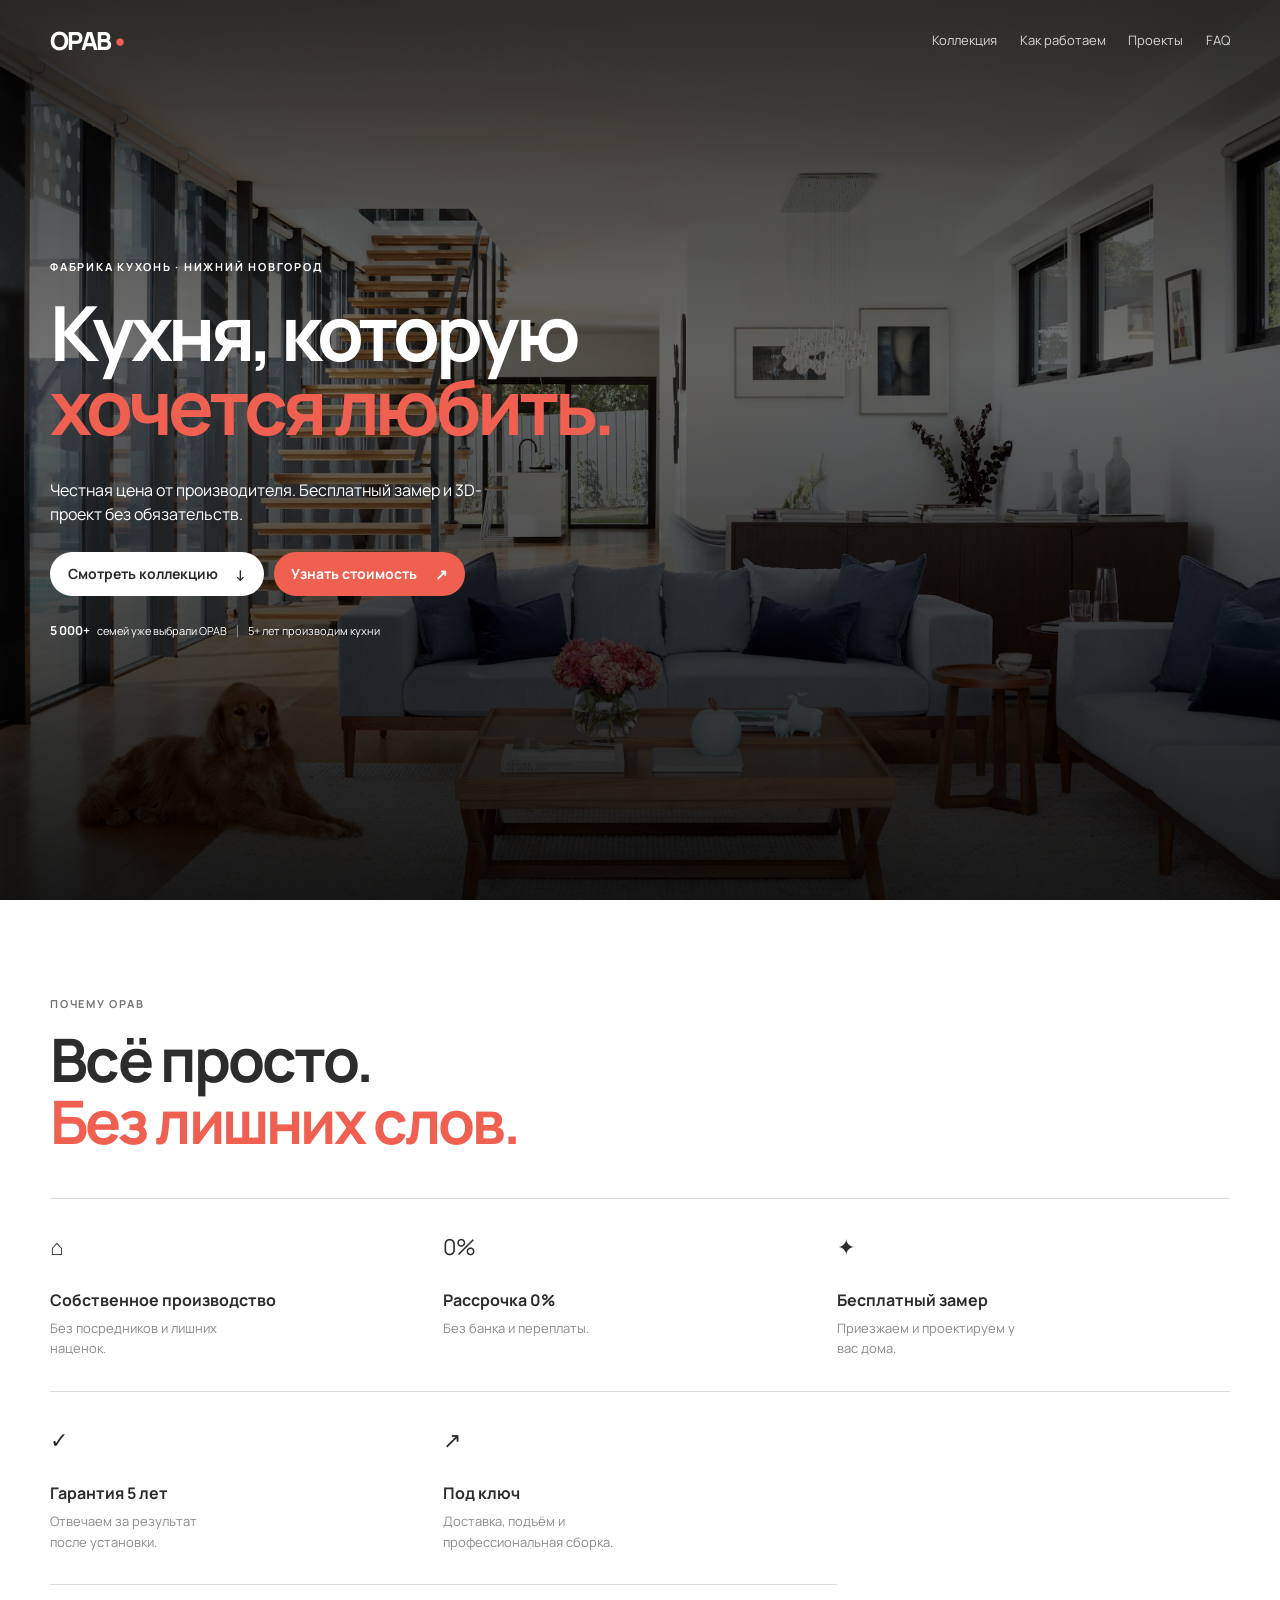
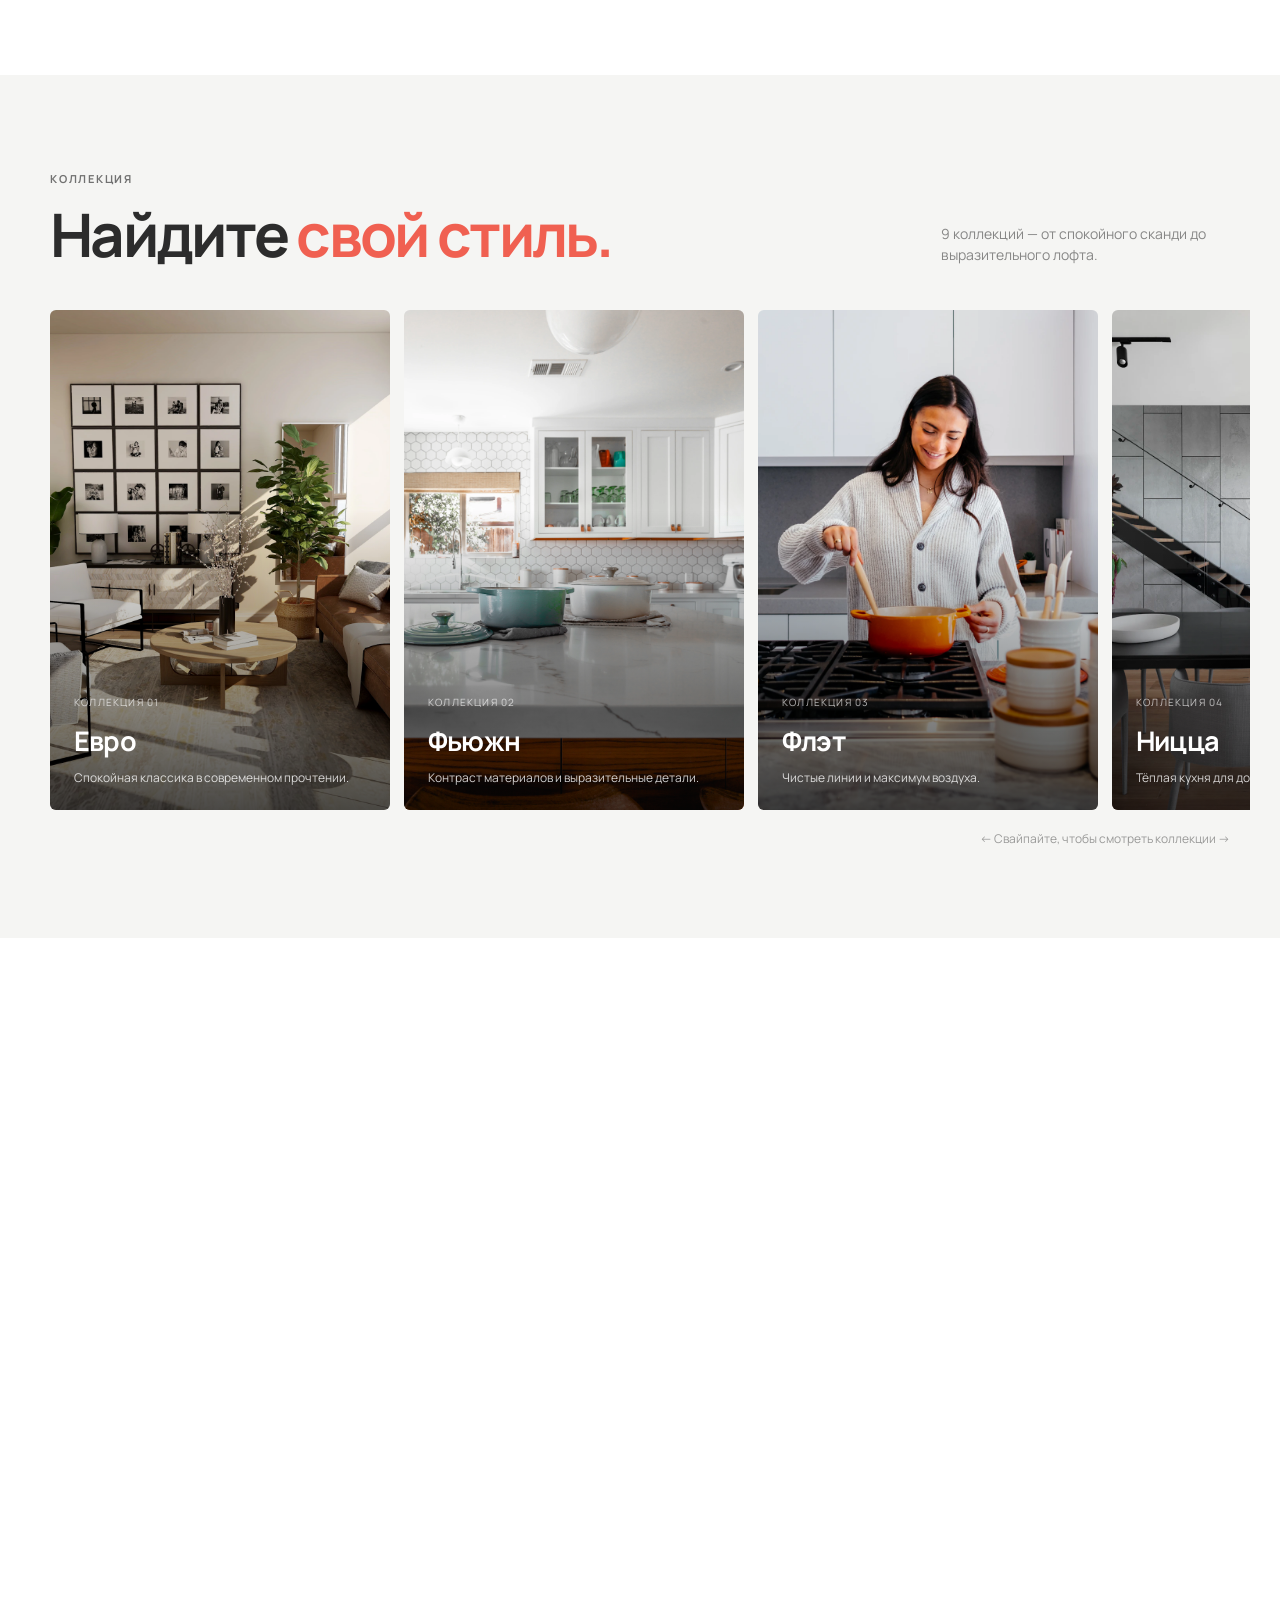
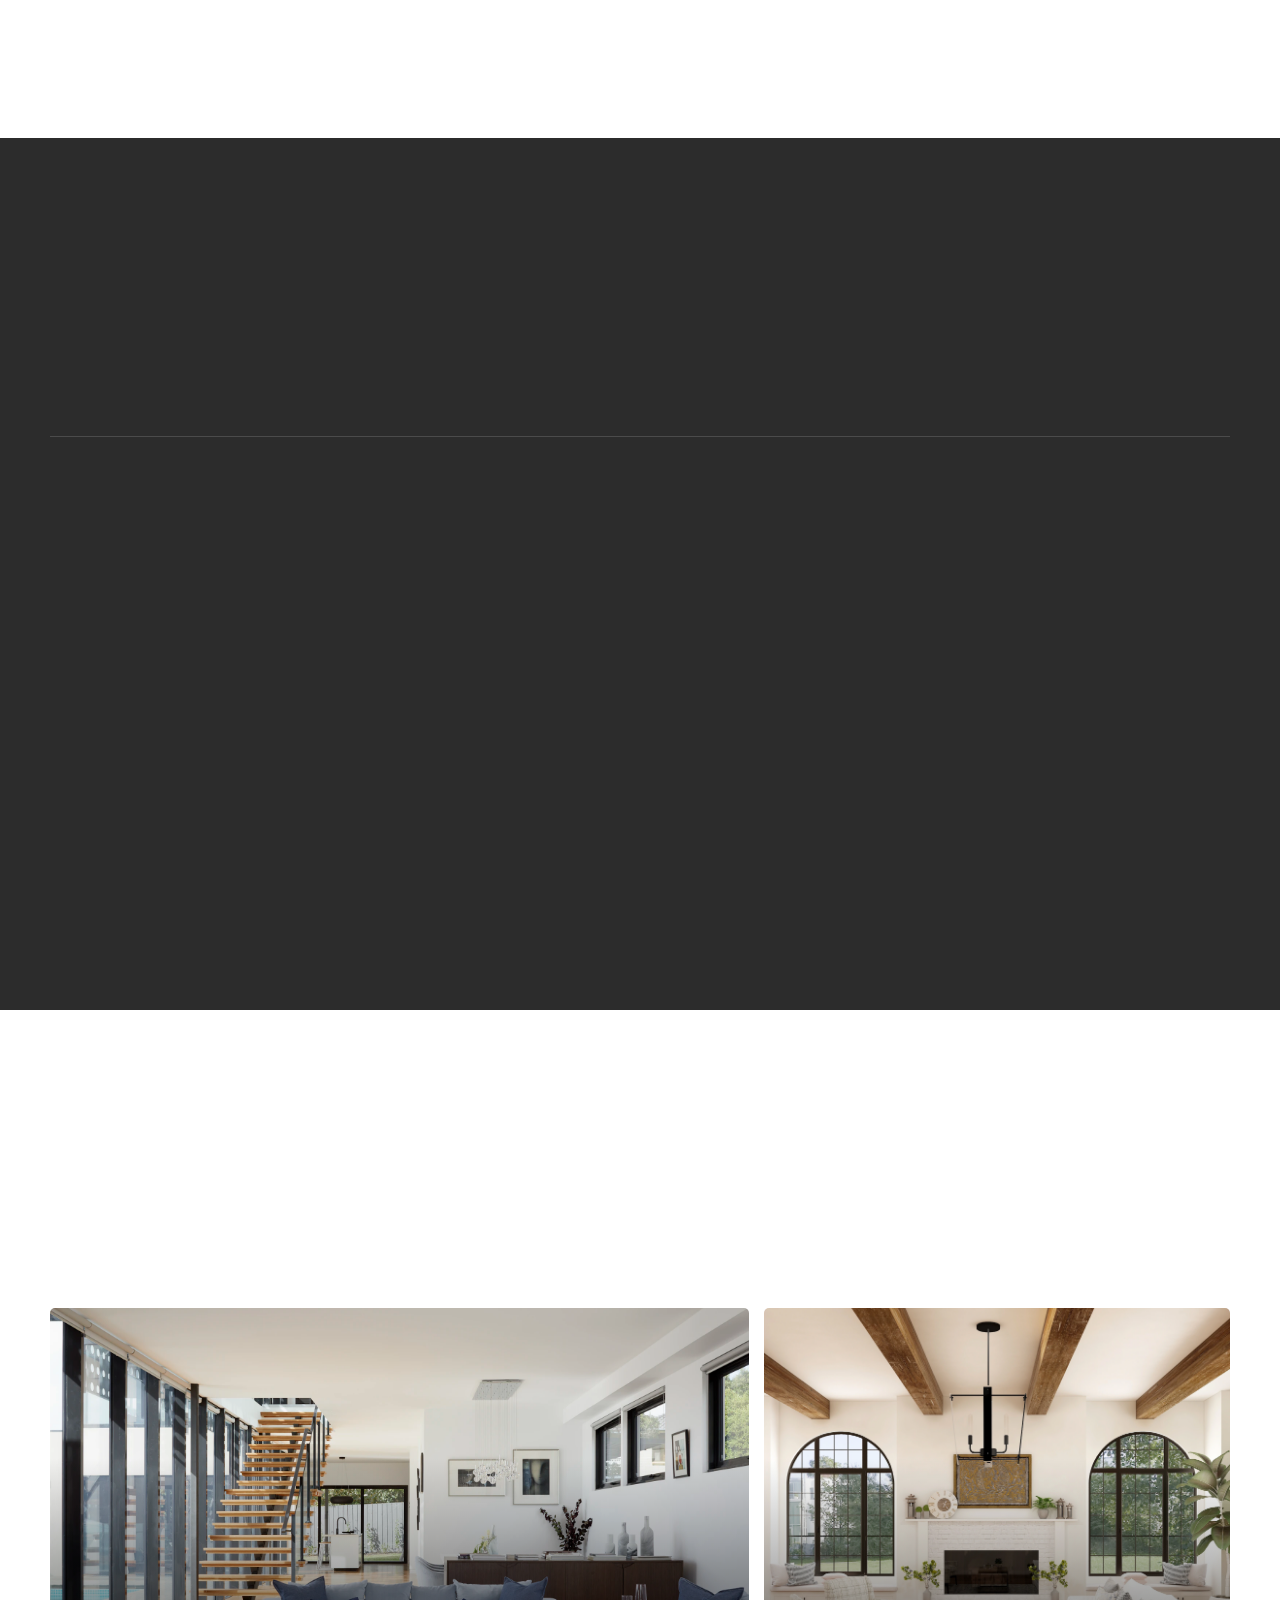
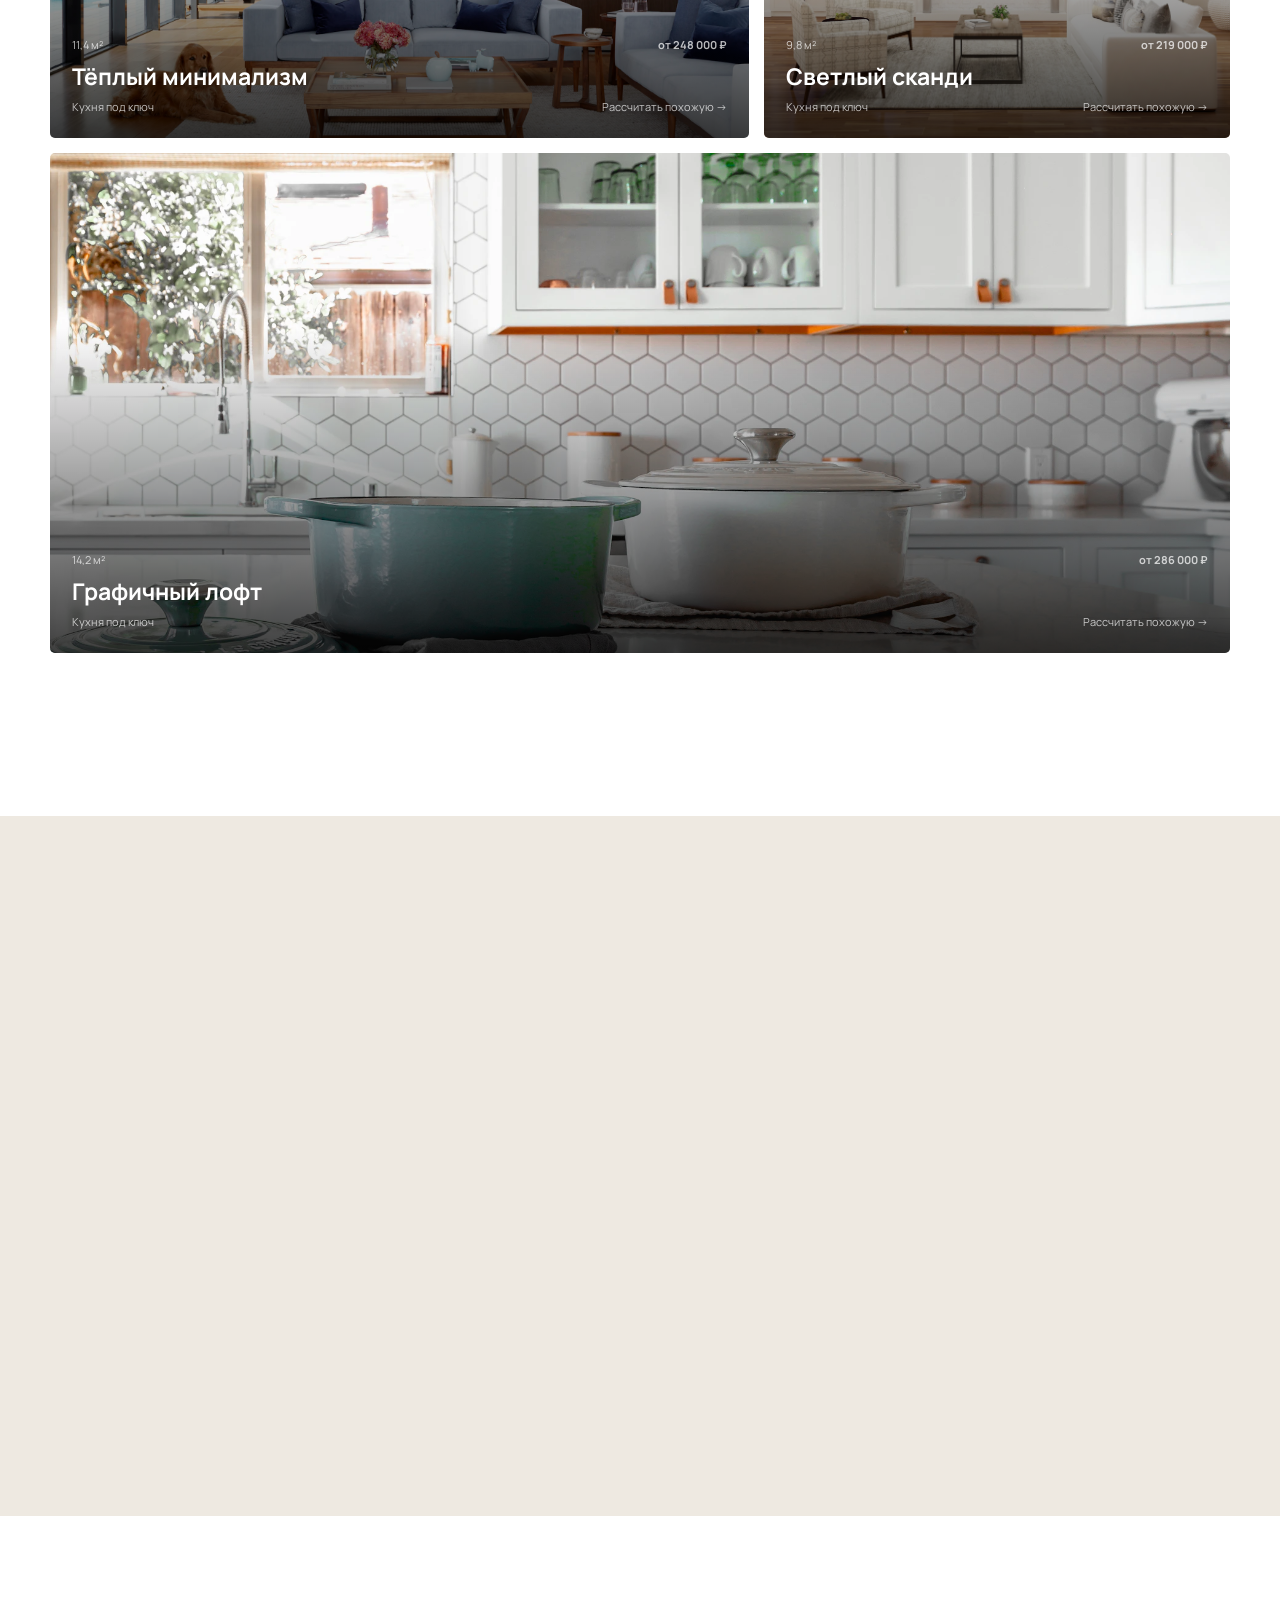
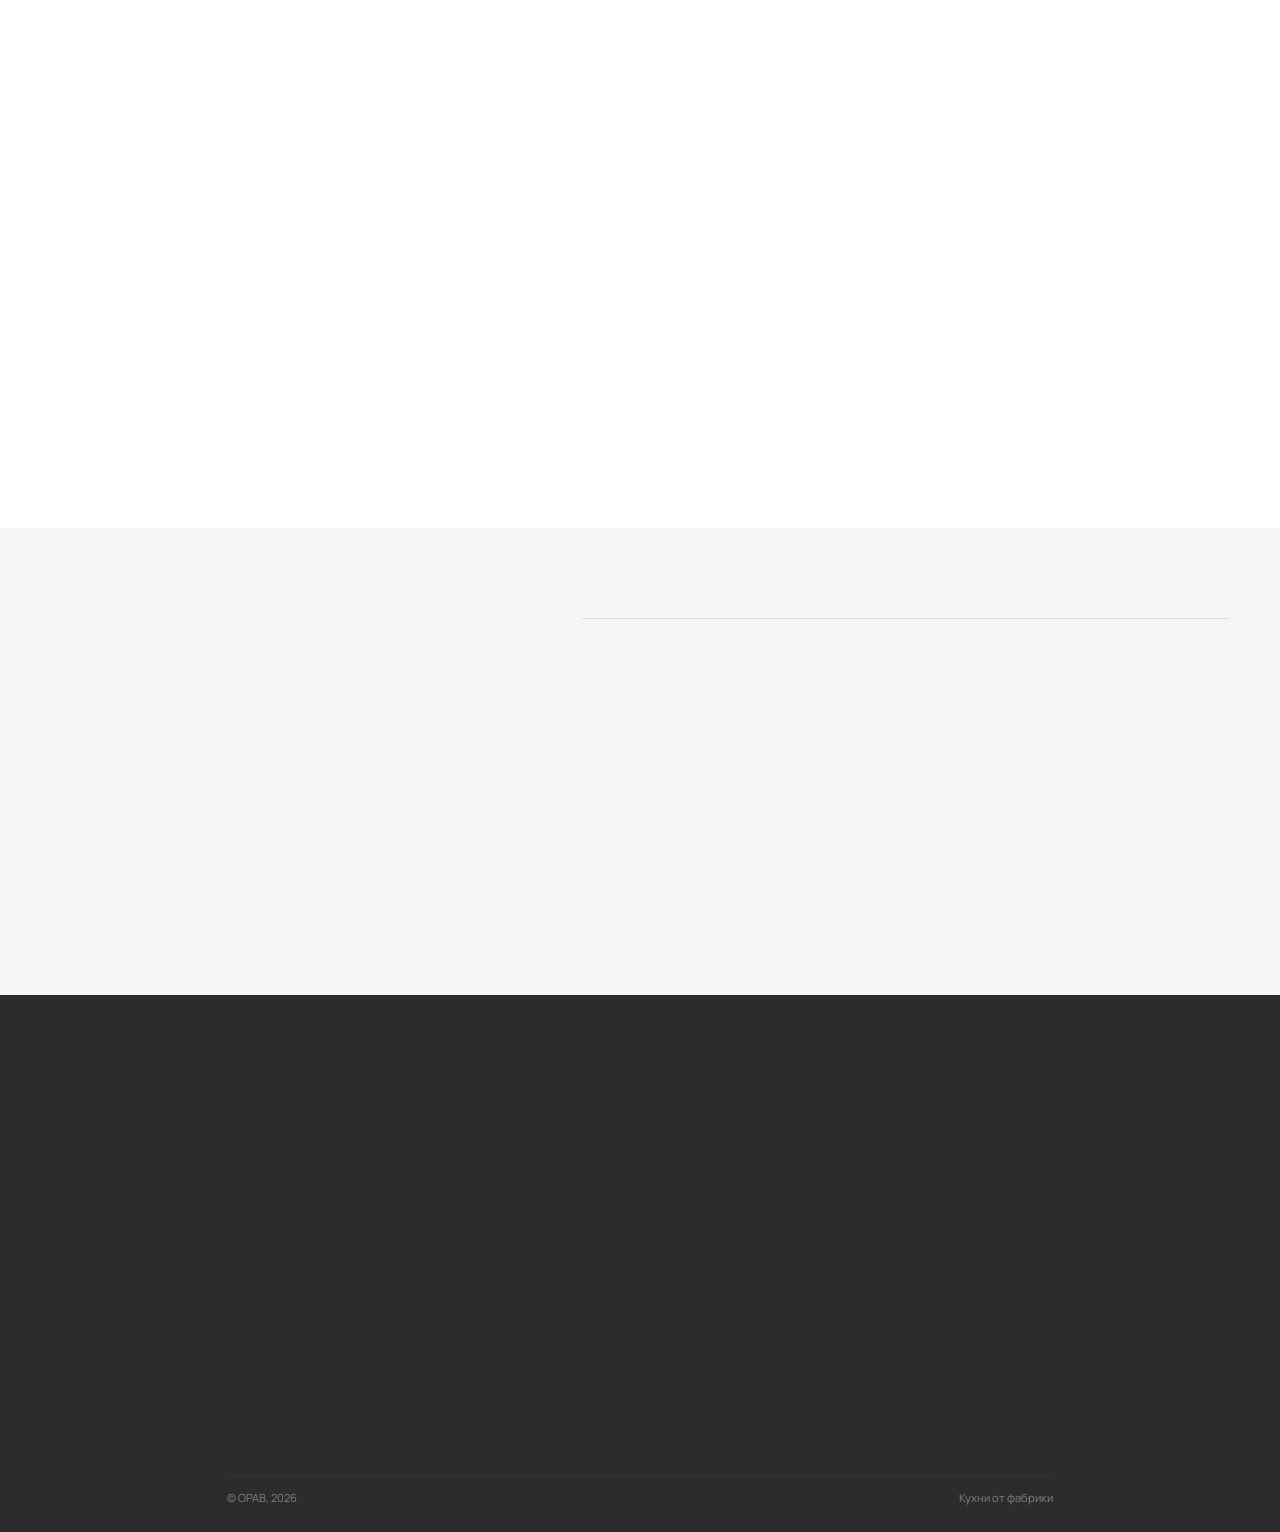
<file: obap/index.html>
<!doctype html>
<html lang="ru">
<head>
  <meta charset="UTF-8">
  <meta name="viewport" content="width=device-width, initial-scale=1.0, viewport-fit=cover">
  <meta name="theme-color" content="#ffffff">
  <meta name="description" content="Кухни OPAB — собственное производство, бесплатный замер и 3D-проект, гарантия 5 лет.">
  <title>OPAB — кухни от фабрики</title>
  <link rel="preconnect" href="https://images.unsplash.com">
  <link rel="preconnect" href="https://fonts.googleapis.com">
  <link rel="preconnect" href="https://fonts.gstatic.com" crossorigin>
  <link href="https://fonts.googleapis.com/css2?family=Manrope:wght@400;500;600;700;800&display=swap" rel="stylesheet">
  <link rel="stylesheet" href="css/style.css">
  <script src="app.js" defer></script>
</head>
<body>
  <header class="header">
    <div class="container header__inner">
      <a class="logo" href="#top" aria-label="OPAB">OPAB<span>•</span></a>
      <nav class="nav" id="nav"></nav>
      <button class="header__cta js-quiz">Рассчитать кухню</button>
      <button class="menu-btn" aria-label="Открыть меню"><span></span><span></span></button>
    </div>
  </header>

  <main>
    <section class="hero" id="top">
      <div class="hero__media">
        <img src="./images/image1.webp" alt="Современная кухня" fetchpriority="high">
        <div class="hero__shade"></div>
      </div>
      <div class="container hero__content">
        <div class="eyebrow reveal">Фабрика кухонь · Нижний Новгород</div>
        <h1 class="reveal">Кухня, которую<br><em>хочется любить.</em></h1>
        <p class="hero__lead reveal">Честная цена от производителя. Бесплатный замер и 3D-проект без обязательств.</p>
        <div class="hero__actions reveal">
          <a href="#catalog" class="btn btn--light">Смотреть коллекцию <span>↓</span></a>
          <button class="btn btn--accent js-quiz">Узнать стоимость <span>↗</span></button>
        </div>
        <div class="hero__proof reveal">
          <strong>5 000+</strong><span>семей уже выбрали OPAB</span>
          <i></i><span>5+ лет производим кухни</span>
        </div>
      </div>
    </section>

    <section class="trust section">
      <div class="container">
        <div class="section-head reveal">
          <span class="eyebrow">Почему OPAB</span>
          <h2>Всё просто.<br><em>Без лишних слов.</em></h2>
        </div>
        <div class="benefits" id="benefits"></div>
      </div>
    </section>

    <section class="catalog section section--gray" id="catalog">
      <div class="container">
        <div class="section-head section-head--row reveal">
          <div><span class="eyebrow">Коллекция</span><h2>Найдите <em>свой стиль.</em></h2></div>
          <p>9 коллекций — от спокойного сканди до выразительного лофта.</p>
        </div>
        <div class="catalog__track" id="catalogTrack"></div>
        <div class="slider-hint">← Свайпайте, чтобы смотреть коллекции →</div>
      </div>
    </section>

    <section class="showroom section">
      <div class="container showroom__grid">
        <div class="showroom__image reveal">
          <img src="./images/image2.webp" alt="Интерьер кухни" loading="lazy">
          <div class="image-tag">Шоурум OPAB</div>
        </div>
        <div class="showroom__copy reveal">
          <span class="eyebrow">Можно потрогать руками</span>
          <h2>Приезжайте<br>в <em>шоурум.</em></h2>
          <p>Посмотрите фасады вживую, откройте ящики, сравните фактуры и получите консультацию дизайнера. Рядом — наше производство.</p>
          <div class="showroom__facts">
            <div><strong>01</strong><span>Более 100 образцов материалов</span></div>
            <div><strong>02</strong><span>Дизайнер на месте</span></div>
            <div><strong>03</strong><span>ТЦ «Мебельный Базар»</span></div>
          </div>
          <button class="text-btn js-modal" data-modal="visit">Записаться на экскурсию <span>↗</span></button>
        </div>
      </div>
    </section>

    <section class="process section section--dark">
      <div class="container">
        <div class="section-head reveal">
          <span class="eyebrow">Как это работает</span>
          <h2>От идеи<br><em>до готовой кухни.</em></h2>
        </div>
        <div class="steps" id="steps"></div>
        <div class="process-note reveal"><span>✓</span> Оплата только после утверждения проекта</div>
      </div>
    </section>

    <section class="portfolio section">
      <div class="container">
        <div class="section-head section-head--row reveal">
          <div><span class="eyebrow">Реальные проекты</span><h2>Так может<br><em>выглядеть ваша.</em></h2></div>
          <p>Цены указаны за готовую кухню с доставкой и сборкой.</p>
        </div>
        <div class="projects" id="projects"></div>
        <div class="center reveal"><button class="btn btn--dark js-quiz">Рассчитать свою кухню <span>↗</span></button></div>
      </div>
    </section>

    <section class="quiz-section section section--beige">
      <div class="container quiz-intro">
        <div class="quiz-intro__copy reveal">
          <span class="eyebrow">4 вопроса · 2 минуты</span>
          <h2>Соберём расчёт<br><em>под вашу кухню.</em></h2>
          <p>Ответьте на несколько простых вопросов — покажем ориентир стоимости и предложим подходящие решения.</p>
          <button class="btn btn--accent js-quiz">Начать расчёт <span>↗</span></button>
        </div>
        <div class="quiz-intro__visual reveal">
          <img src="./images/image3.webp" alt="Дизайнерская кухня" loading="lazy">
          <span>Индивидуальный проект</span>
        </div>
      </div>
    </section>

    <section class="reviews section">
      <div class="container">
        <div class="section-head reveal"><span class="eyebrow">Нам доверяют</span><h2>После кухни<br><em>остаются эмоции.</em></h2></div>
        <div class="review-grid" id="reviews"></div>
      </div>
    </section>

    <section class="faq section section--gray">
      <div class="container faq__grid">
        <div class="section-head reveal"><span class="eyebrow">FAQ</span><h2>Ответы<br>на <em>главные вопросы.</em></h2></div>
        <div class="accordion" id="faq"></div>
      </div>
    </section>

    <section class="final section">
      <div class="container final__inner">
        <div class="final__copy reveal">
          <span class="eyebrow">Ваш проект начинается здесь</span>
          <h2>Не нашли свой<br><em>идеал?</em></h2>
          <p>Закажите бесплатный 3D-проект — мы нарисуем кухню под ваше пространство, привычки и бюджет.</p>
          <button class="btn btn--accent js-quiz">Получить 3D-проект <span>↗</span></button>
        </div>
        <div class="final__contacts reveal">
          <div><span>Телефон</span><a href="tel:+78312000000">+7 (919) 000-00-00</a></div>
          <div><span>Шоурум</span><p>Нижний Новгород,<br>ТЦ «Кировский Базар»</p></div>
          <div class="socials"><a href="#">VK</a><a href="#">TG</a><a href="#">WA</a></div>
        </div>
      </div>
      <footer class="container footer"><span>© OPAB, 2026</span><span>Кухни от фабрики</span></footer>
    </section>
  </main>

  <div class="sticky-cta">
    <button class="js-quiz"><span>Рассчитать стоимость</span><b>↗</b></button>
  </div>
  <a class="scroll-up" href="#top" aria-label="Наверх">↑</a>

  <div class="modal" id="modal">
    <div class="modal__backdrop"></div>
    <div class="modal__box">
      <button class="modal__close" aria-label="Закрыть">×</button>
      <div id="modalContent"></div>
    </div>
  </div>

</body>
</html>
</file>
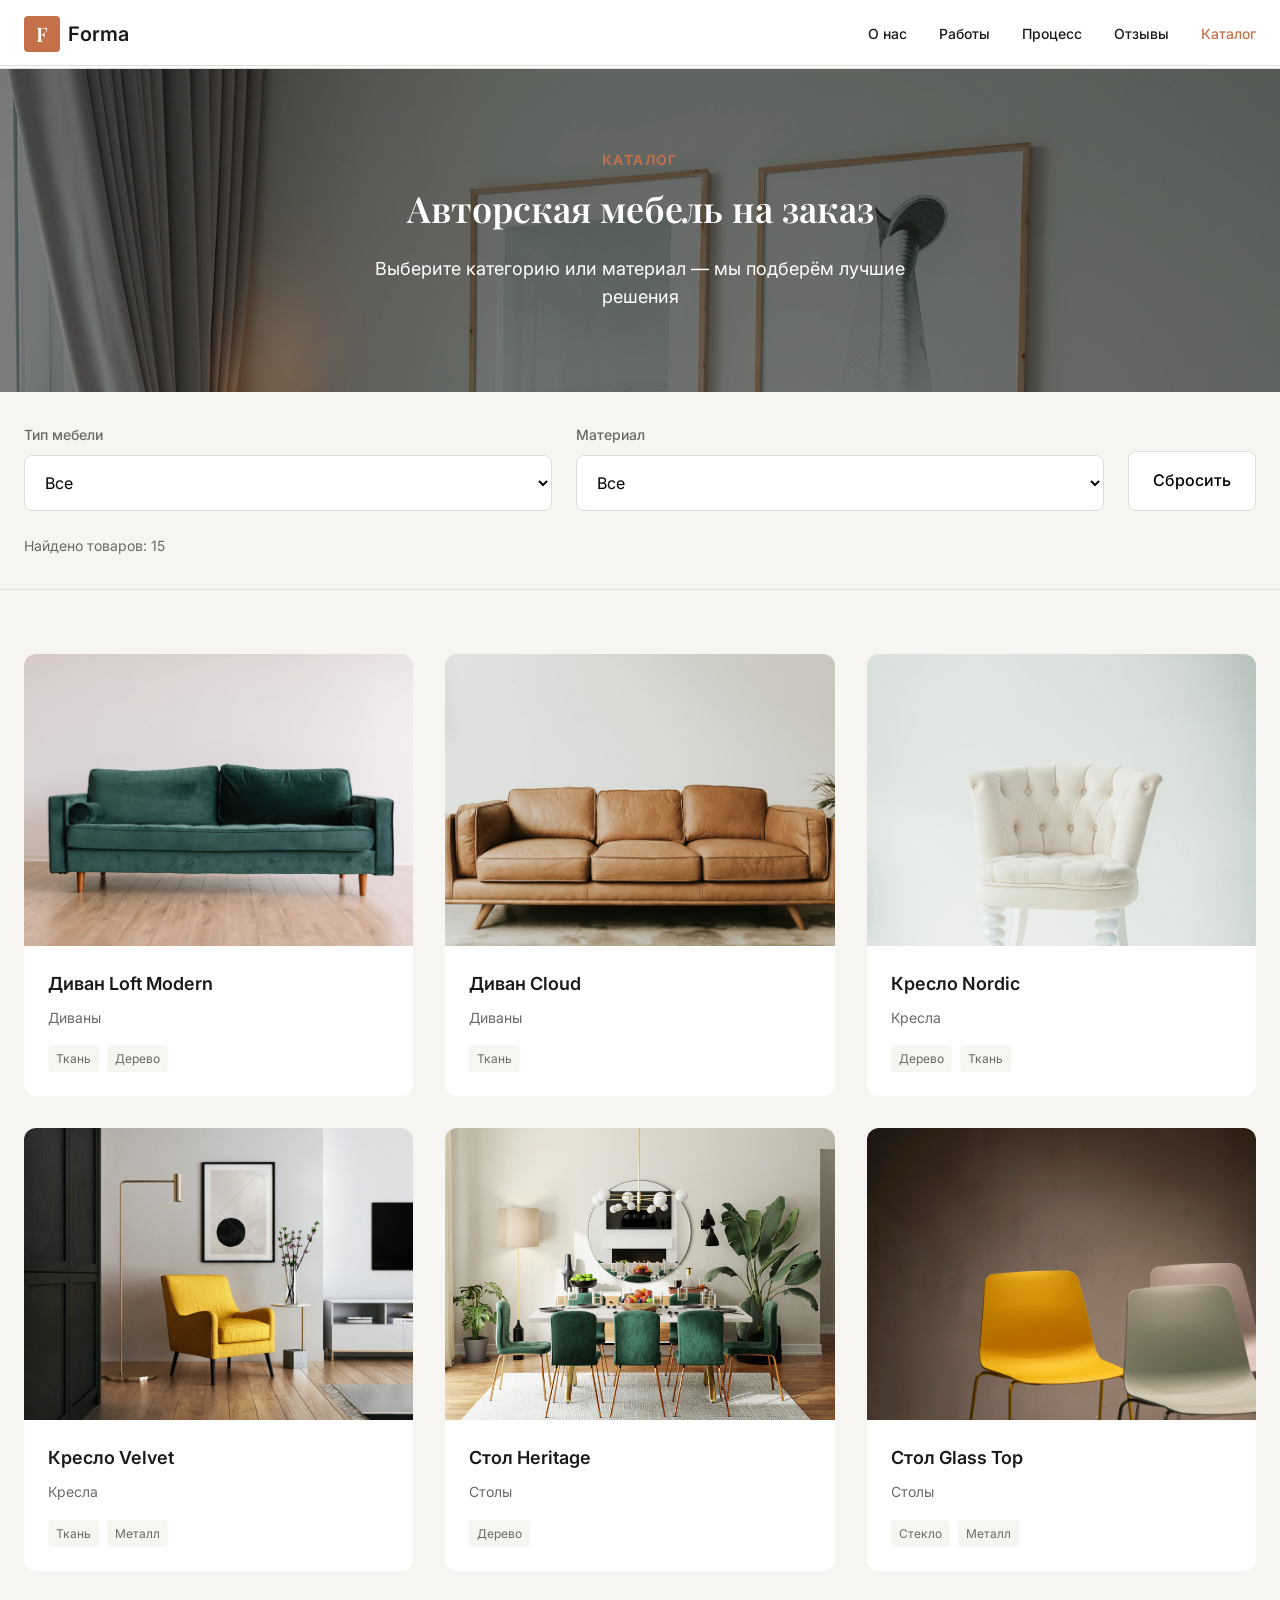
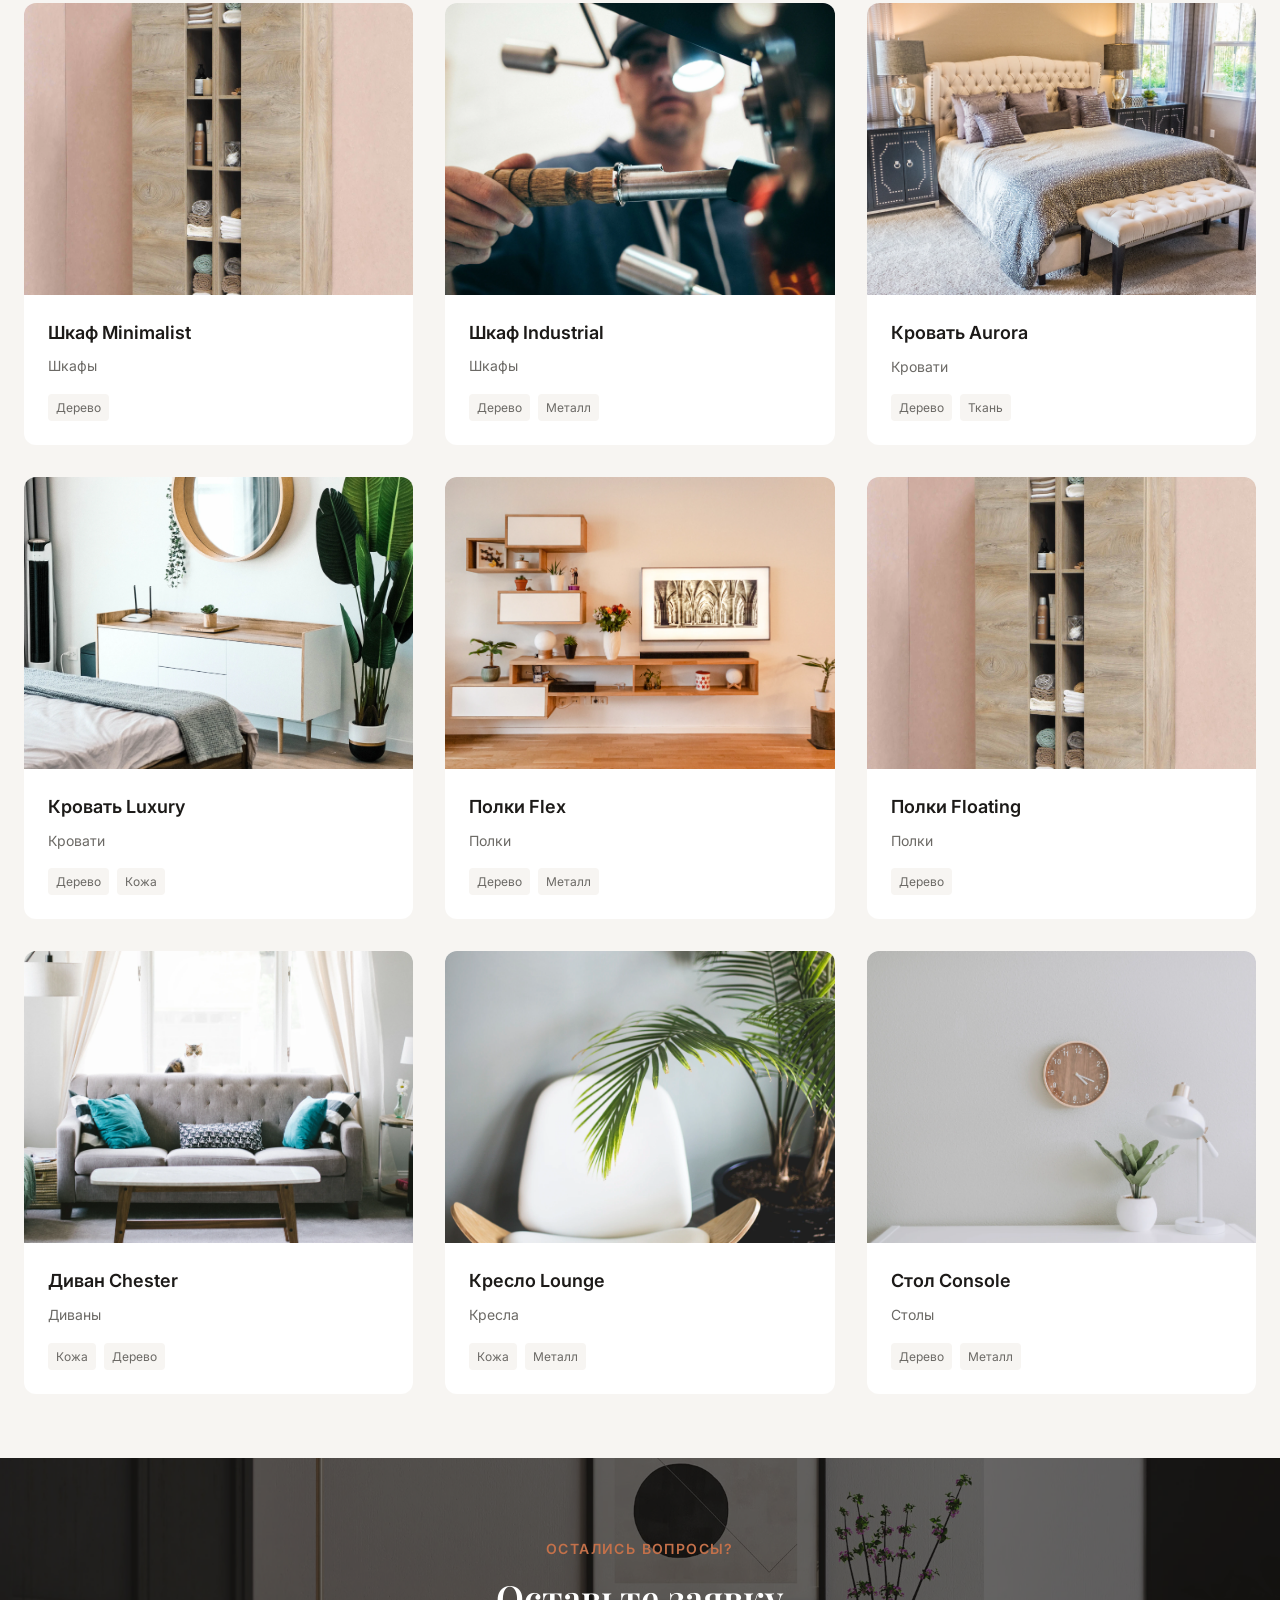
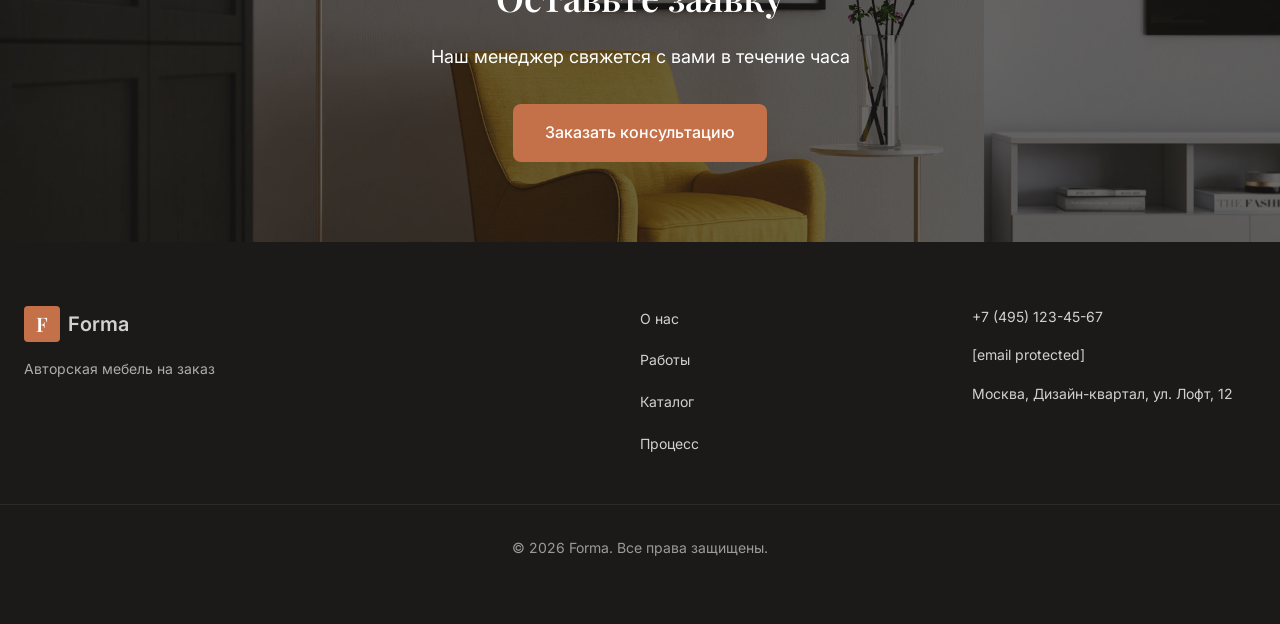
<file: forma/catalog.html>
<!doctype html>
<html lang="ru">

<head>
  <meta charset="UTF-8" />
  <meta
    name="viewport"
    content="width=device-width, initial-scale=1.0"
  />
  <title>Каталог — Forma</title>
  <link
    rel="preconnect"
    href="https://fonts.googleapis.com"
  />
  <link
    rel="preconnect"
    href="https://fonts.gstatic.com"
    crossorigin
  />
  <link
    href="https://fonts.googleapis.com/css2?family=Inter:wght@300;400;500;600&family=Playfair+Display:ital,wght@0,400;0,600;1,400&display=swap"
    rel="stylesheet"
  />
  <link
    rel="stylesheet"
    href="styles.css"
  />
  <script
    src="catalog.js"
    defer
  ></script>
</head>

<body class="page-catalog">
  <!-- ─── HEADER ─── -->
  <header
    class="site-header"
    id="site-header"
  >
    <div class="container header-inner">
      <a
        href="index.html"
        class="logo"
        aria-label="Forma — на главную"
      >
        <span class="logo-mark">F</span>
        <span class="logo-text">Forma</span>
      </a>
      <nav
        class="main-nav"
        aria-label="Основная навигация"
      >
        <ul class="nav-list">
          <li><a
              href="index.html#about"
              class="nav-link"
            >О нас</a></li>
          <li><a
              href="index.html#works"
              class="nav-link"
            >Работы</a></li>
          <li><a
              href="index.html#process"
              class="nav-link"
            >Процесс</a></li>
          <li>
            <a
              href="index.html#testimonials"
              class="nav-link"
            >Отзывы</a>
          </li>
          <li>
            <a
              href="catalog.html"
              class="nav-link nav-link--catalog"
            >Каталог</a>
          </li>
        </ul>
      </nav>
      <button
        class="burger"
        aria-label="Открыть меню"
        aria-expanded="false"
        aria-controls="mobile-menu"
      >
        <span></span><span></span><span></span>
      </button>
    </div>
    <!-- mobile menu -->
    <div
      class="mobile-menu"
      id="mobile-menu"
      aria-hidden="true"
    >
      <ul class="mobile-nav-list">
        <li><a
            href="index.html#about"
            class="mobile-nav-link"
          >О нас</a></li>
        <li><a
            href="index.html#works"
            class="mobile-nav-link"
          >Работы</a></li>
        <li>
          <a
            href="index.html#process"
            class="mobile-nav-link"
          >Процесс</a>
        </li>
        <li>
          <a
            href="index.html#testimonials"
            class="mobile-nav-link"
          >Отзывы</a>
        </li>
        <li><a
            href="catalog.html"
            class="mobile-nav-link"
          >Каталог</a></li>
      </ul>
    </div>
  </header>

  <main>
    <!-- ─── CATALOG HERO ─── -->
    <section
      class="catalog-hero reveal"
      style="position: relative; overflow: hidden;"
    >
      <img
        src="./images/image22.webp"
        style="position: absolute; inset: 0;filter: brightness(0.5); z-index: -5; top: -35vh;"
      >

      <div class="container">

        <p class="section-eyebrow reveal">Каталог</p>
        <h1
          class="section-heading reveal reveal--delay-1"
          style="color: #fff;"
        >Авторская мебель на заказ</h1>
        <p
          class="catalog-sub reveal reveal--delay-2"
          style="color: #fff;"
        >
          Выберите категорию или материал — мы подберём лучшие решения
        </p>
      </div>
    </section>

    <!-- ─── FILTERS ─── -->
    <section
      class="catalog-filters"
      aria-label="Фильтры каталога"
    >
      <div class="container">
        <div
          class="filters-bar"
          id="filters-bar"
        >
          <div class="filter-group">
            <label
              for="filter-type"
              class="filter-label"
            >Тип мебели</label>
            <select
              id="filter-type"
              class="filter-select"
              aria-label="Выбрать тип мебели"
            >
              <option value="all">Все</option>
              <option value="sofa">Диваны</option>
              <option value="chair">Кресла</option>
              <option value="table">Столы</option>
              <option value="cabinet">Шкафы</option>
              <option value="bed">Кровати</option>
              <option value="shelf">Полки</option>
            </select>
          </div>
          <div class="filter-group">
            <label
              for="filter-material"
              class="filter-label"
            >Материал</label>
            <select
              id="filter-material"
              class="filter-select"
              aria-label="Выбрать материал"
            >
              <option value="all">Все</option>
              <option value="wood">Дерево</option>
              <option value="metal">Металл</option>
              <option value="glass">Стекло</option>
              <option value="fabric">Ткань</option>
              <option value="leather">Кожа</option>
            </select>
          </div>
          <button
            id="filter-reset"
            class="filter-reset"
            aria-label="Сбросить фильтры"
          >
            Сбросить
          </button>
        </div>
        <div
          class="filters-summary"
          id="filters-summary"
          aria-live="polite"
        >
          <!-- динамически обновляется -->
        </div>
      </div>
    </section>

    <!-- ─── CATALOG GRID ─── -->
    <section class="catalog-section reveal reveal--delay-2">
      <div class="container">
        <div
          class="catalog-grid"
          id="catalog-grid"
        >
          <!-- injected by catalog.js -->
        </div>
        <div
          class="catalog-empty"
          id="catalog-empty"
          style="display: none"
        >
          <p
            class="empty-icon"
            aria-hidden="true"
          >🔍</p>
          <p class="empty-text">Ничего не найдено</p>
          <p class="empty-hint">Попробуйте изменить фильтры</p>
        </div>
      </div>
    </section>

    <!-- ─── REQUEST FORM CTA (anchor for #request) ─── -->
    <section
      class="request-cta"
      id="request"
      aria-labelledby="request-heading"
      style="position: relative;"
    >
      <img
        src="./images/image23.webp"
        alt=""
        class="cta-bg-img"
        aria-hidden="true"
        loading="lazy"
      >
      <div class="cta-overlay"></div>
      <div class="container">
        <p class="section-eyebrow tc reveal">Остались вопросы?</p>
        <h2
          class="section-heading tc reveal reveal--delay-1"
          id="request-heading"
          style="color: #fff;"
        >Оставьте заявку</h2>
        <p
          class="request-sub reveal reveal--delay-2"
          style="color: #fff;"
        >Наш менеджер свяжется с вами в течение часа</p>
        <button
          class="btn btn--primary reveal reveal--delay-3"
          id="open-request-modal"
        >Заказать консультацию</button>
      </div>
    </section>
  </main>


  <!-- ─── FOOTER ─── -->
  <footer
    class="site-footer"
    role="contentinfo"
  >
    <div class="container footer-inner">
      <div class="footer-brand">
        <a
          href="index.html"
          class="logo"
          aria-label="Forma — на главную"
        >
          <span class="logo-mark">F</span>
          <span class="logo-text">Forma</span>
        </a>
        <p class="footer-tagline">Авторская мебель на заказ</p>
      </div>
      <nav
        class="footer-nav"
        aria-label="Навигация в подвале"
      >
        <ul class="footer-nav-list">
          <li><a href="index.html#about">О нас</a></li>
          <li><a href="index.html#works">Работы</a></li>
          <li><a href="catalog.html">Каталог</a></li>
          <li><a href="index.html#process">Процесс</a></li>
        </ul>
      </nav>
      <div class="footer-contacts">
        <a
          href="tel:+74951234567"
          class="footer-contact-link"
        >+7 (495) 123-45-67</a>
        <a
          href="/cdn-cgi/l/email-protection#335b565f5f5c73555c415e521e5e5651565f1d4146"
          class="footer-contact-link"
        ><span
            class="__cf_email__"
            data-cfemail="7b131e1717143b1d1409161a56161e191e1755090e"
          >[email&#160;protected]</span></a>
        <address class="footer-address">
          Москва, Дизайн-квартал, ул. Лофт, 12
        </address>
      </div>
    </div>
    <div class="footer-bottom container">
      <p>&copy; <span id="footer-year"></span> Forma. Все права защищены.</p>
    </div>
  </footer>

  <!-- ─── MODAL ─── -->
  <div
    class="modal"
    id="request-modal"
    role="dialog"
    aria-labelledby="modal-title"
    aria-modal="true"
    aria-hidden="true"
  >
    <div
      class="modal-backdrop"
      id="modal-backdrop"
    ></div>
    <div class="modal-dialog">
      <div class="modal-header">
        <h3
          class="modal-title"
          id="modal-title"
        >Заявка на консультацию</h3>
        <button
          class="modal-close"
          id="modal-close"
          aria-label="Закрыть"
        >
          &times;
        </button>
      </div>
      <form
        class="modal-form"
        id="request-form"
        novalidate
      >
        <div class="form-group">
          <label
            for="form-name"
            class="form-label"
          >Ваше имя *</label>
          <input
            type="text"
            id="form-name"
            class="form-input"
            required
            aria-required="true"
          />
          <span
            class="form-error"
            id="error-name"
          ></span>
        </div>
        <div class="form-group">
          <label
            for="form-phone"
            class="form-label"
          >Телефон *</label>
          <input
            type="tel"
            id="form-phone"
            class="form-input"
            placeholder="+7 (___) ___-__-__"
            required
            aria-required="true"
          />
          <span
            class="form-error"
            id="error-phone"
          ></span>
        </div>
        <div class="form-group">
          <label
            for="form-email"
            class="form-label"
          >Email</label>
          <input
            type="email"
            id="form-email"
            class="form-input"
          />
          <span
            class="form-error"
            id="error-email"
          ></span>
        </div>
        <div class="form-group">
          <label
            for="form-message"
            class="form-label"
          >Комментарий</label>
          <textarea
            id="form-message"
            class="form-textarea"
            rows="3"
          ></textarea>
        </div>
        <button
          type="submit"
          class="btn btn--primary btn--full"
        >
          Отправить заявку
        </button>
      </form>
      <div
        class="modal-success"
        id="modal-success"
        style="display: none"
      >
        <p
          class="success-icon"
          aria-hidden="true"
        >✓</p>
        <p class="success-text">Заявка отправлена!</p>
        <p class="success-sub">Мы свяжемся с вами в ближайшее время</p>
        <button
          class="btn btn--secondary"
          id="success-close"
        >Закрыть</button>
      </div>
    </div>
  </div>


</body>

</html>
</file>
<file: obap/css/style.css>
* {
  box-sizing: border-box;
}
html {
  scroll-behavior: smooth;
}
body {
  margin: 0;
  font-family: Manrope, Arial, sans-serif;
  color: #2c2c2c;
  background: #fff;
  font-size: 1em;
  line-height: 1.5;
}
button,
a {
  font: inherit;
}
button {
  cursor: pointer;
}
a {
  text-decoration: none;
  color: inherit;
}
.container {
  width: min(73.75em, calc(100% - 2.5em));
  margin: auto;
}
.header {
  position: absolute;
  z-index: 20;
  top: 0;
  left: 0;
  width: 100%;
  color: #fff;
}
.header__inner {
  height: 5.125em;
  display: flex;
  align-items: center;
  justify-content: space-between;
}
.logo {
  font-size: 1.5625em;
  font-weight: 800;
  letter-spacing: -0.0625em;
}
.logo span {
  color: #f06051;
}
.nav {
  display: none;
  gap: 1.75em;
  font-size: 0.8125em;
}
.nav a {
  opacity: 0.8;
}
.header__cta {
  display: none;
  border: 0.0625em solid rgba(255, 255, 255, 0.5);
  background: transparent;
  color: #fff;
  border-radius: 6.25em;
  padding: 0.625em 1.0625em;
  font-size: 0.8125em;
}
.menu-btn {
  border: 0;
  background: rgba(255, 255, 255, 0.14);
  backdrop-filter: blur(0.5em);
  width: 2.75em;
  height: 2.75em;
  border-radius: 50%;
  display: flex;
  flex-direction: column;
  gap: 0.3125em;
  align-items: center;
  justify-content: center;
}
.menu-btn span {
  width: 1.0625em;
  height: 0.0625em;
  background: #fff;
}
.hero {
  height: 100svh;
  min-height: 42.5em;
  position: relative;
  color: #fff;
  display: flex;
  align-items: flex-end;
  overflow: hidden;
}
.hero__media,
.hero__media img,
.hero__shade {
  position: absolute;
  inset: 0;
  width: 100%;
  height: 100%;
}
.hero__media img {
  object-fit: cover;
  filter: brightness(0.6);
}
.hero__shade {
  background: linear-gradient(
    180deg,
    rgba(0, 0, 0, 0.6),
    rgba(0, 0, 0, 0.24) 40%,
    rgba(0, 0, 0, 0.8)
  );
}
.hero__content {
  position: relative;
  z-index: 2;
}
.eyebrow {
  font-size: 0.6875em;
  text-transform: uppercase;
  letter-spacing: 0.16em;
  font-weight: 700;
  opacity: 0.65;
}
.hero h1 {
  font-size: clamp(2.625em, 10vw, 4.75em);
  line-height: 0.98;
  letter-spacing: -0.055em;
  margin: 0.25em 0 0.45em;
  max-width: 83.125em;
}
.hero h1 em,
h2 em {
  font-style: normal;
  color: #f06051;
}
.hero__lead {
  font-size: 1em;
  max-width: 29.375em;
  opacity: 0.88;
  margin: 0 0 1.625em;
}
.hero__actions {
  display: flex;
  flex-wrap: wrap;
  gap: 0.625em;
}
.btn {
  min-height: 3.125em;
  border: 0;
  border-radius: 6.25em;
  padding: 0 1.25em;
  font-weight: 700;
  font-size: 0.875em;
  display: inline-flex;
  align-items: center;
  justify-content: center;
  gap: 1.25em;
  transition:
    0.25s transform,
    0.25s background;
}
.btn:hover {
  transform: translateY(-0.125em);
}
.btn span {
  font-size: 1.0625em;
}
.btn--light {
  background: #fff;
  color: #2c2c2c;
}
.btn--accent {
  background: #f06051;
  color: #fff;
}
.btn--dark {
  background: #2c2c2c;
  color: #fff;
}
.hero__proof {
  display: flex;
  align-items: center;
  gap: 0.625em;
  margin-top: 2.375em;
  font-size: 0.6875em;
  opacity: 0.78;
  flex-wrap: wrap;
}
.hero__proof strong {
  font-size: 1.125em;
  color: #fff;
}
.hero__proof i {
  height: 1.125em;
  width: 0.0625em;
  background: rgba(255, 255, 255, 0.4);
  margin: 0 0.3125em;
}
.section {
  padding: 5.625em 0;
}
.section--gray {
  background: #f5f5f3;
}
.section--beige {
  background: #eee9e1;
}
.section--dark {
  background: #2c2c2c;
  color: #fff;
}
.section-head {
  margin-bottom: 2.8125em;
}
.section-head h2 {
  font-size: clamp(36.25rem / 16, calc(7vw + 0.25rem), 3.75rem);
  line-height: 1.03;
  letter-spacing: -0.045em;
  margin: 0.25em 0 0;
}
.section-head--row {
  display: flex;
  align-items: end;
  justify-content: space-between;
  gap: 1.875em;
}
.section-head--row p {
  max-width: 20.625em;
  font-size: 0.875em;
  opacity: 0.55;
  margin: 0;
}
.benefits {
  display: grid;
  grid-template-columns: repeat(2, 1fr);
  border-top: 0.0625em solid #ddd;
}
.benefit {
  padding: 1.6875em 0.75em 1.6875em 0;
  border-bottom: 0.0625em solid #ddd;
}
.benefit__icon {
  font-size: 1.375em;
  margin-bottom: 1.125em;
}
.benefit h3 {
  font-size: 1em;
  margin: 0 0 0.375em;
}
.benefit p {
  font-size: 0.8125em;
  line-height: 1.55;
  opacity: 0.55;
  margin: 0;
  max-width: 14.375em;
}
.catalog__track {
  display: flex;
  gap: 0.875em;
  overflow-x: auto;

  padding-bottom: 0.5em;
  scrollbar-width: none;
  margin-right: -1.25em;

  user-select: none;
}
.catalog__track::-webkit-scrollbar {
  display: none;
}
.catalog-card {
  position: relative;
  flex: 0 0 78%;
  height: 28.125em;
  border-radius: 0.375em;
  overflow: hidden;

  color: #fff;
}
.catalog-card img {
  width: 100%;
  height: 100%;
  object-fit: cover;
  transition: transform 0.7s;
}
.catalog-card:hover img {
  transform: scale(1.04);
}
.catalog-card:after {
  content: "";
  position: absolute;
  inset: 0;
  background: linear-gradient(180deg, transparent 40%, rgba(0, 0, 0, 0.7));
}
.catalog-card__copy {
  position: absolute;
  z-index: 2;
  left: 1.5em;
  right: 1.5em;
  bottom: 1.4375em;
}
.catalog-card__copy small {
  font-size: 0.625em;
  text-transform: uppercase;
  letter-spacing: 0.12em;
  opacity: 0.7;
}
.catalog-card h3 {
  font-size: 1.6875em;
  letter-spacing: -0.03em;
  margin: 0.3125em 0;
}
.catalog-card p {
  font-size: 0.75em;
  opacity: 0.8;
  margin: 0;
}
.slider-hint {
  text-align: right;
  font-size: 0.75em;
  opacity: 0.45;
  margin-top: 1em;
}
.showroom__grid {
  display: grid;
  gap: 2.5em;
}
.showroom__image {
  position: relative;
}
.showroom__image img {
  display: block;
  width: 100%;
  height: 28.125em;
  object-fit: cover;
}
.image-tag {
  position: absolute;
  bottom: 1.125em;
  left: 1.125em;
  background: #fff;
  padding: 0.5625em 0.8125em;
  font-size: 0.6875em;
}
.showroom__copy h2 {
  font-size: clamp(2.5em, 8vw, 3.75em);
  line-height: 1;
  letter-spacing: -0.05em;
  margin: .45em 0;
}
.showroom__copy > p {
  font-size: 0.9375em;
  opacity: 0.65;
  max-width: 29.375em;
}
.showroom__facts {
  border-top: 0.0625em solid #ddd;
  margin: 2.1875em 0;
}
.showroom__facts div {
  display: flex;
  gap: 1.5625em;
  border-bottom: 0.0625em solid #ddd;
  padding: 1.0625em 0;
  font-size: 0.75em;
}
.showroom__facts strong {
  color: #f06051;
}
.showroom__facts span {
  opacity: 0.65;
}
.text-btn {
  border: 0;
  background: none;
  padding: 0;
  font-weight: 700;
  font-size: 0.875em;
}
.text-btn span {
  color: #f06051;
  margin-left: 0.9375em;
}
.steps {
  border-top: 0.0625em solid rgba(255, 255, 255, 0.15);
}
.step {
  display: grid;
  grid-template-columns: 2.5em 1fr auto;
  gap: 0.9375em;
  align-items: center;
  padding: 1.375em 0;
  border-bottom: 0.0625em solid rgba(255, 255, 255, 0.15);
}
.step__num {
  color: #f06051;
  font-size: 0.6875em;
}
.step h3 {
  font-size: 1em;
  margin: 0 0 0.1875em;
}
.step p {
  font-size: 0.6875em;
  opacity: 0.45;
  margin: 0;
}
.step__arrow {
  opacity: 0.35;
}
.process-note {
  margin-top: 1.875em;
  font-size: 0.75em;
  opacity: 0.7;
}
.process-note span {
  color: #f06051;
  margin-right: 0.5em;
}
.projects {
  display: grid;
  gap: 0.9375em;
}
.project {
  position: relative;
  min-height: 21.875em;
  overflow: hidden;
  border-radius: 0.3125em;
  color: #fff;
}
.project img {
  position: absolute;
  width: 100%;
  height: 100%;
  object-fit: cover;
}
.project:after {
  content: "";
  position: absolute;
  inset: 0;
  background: linear-gradient(180deg, transparent 35%, rgba(0, 0, 0, 0.75));
}
.project__copy {
  position: absolute;
  z-index: 2;
  bottom: 1.375em;
  left: 1.375em;
  right: 1.375em;
}
.project__copy h3 {
  margin: 0.25em 0;
  font-size: 1.4375em;
}
.project__meta {
  display: flex;
  justify-content: space-between;
  gap: 0.625em;
  font-size: 0.6875em;
  opacity: 0.72;
}
.project__price {
  font-weight: 700;
  color: #fff;
  opacity: 1;
}
.center {
  text-align: center;
  margin-top: 1.875em;
}
.quiz-intro {
  display: grid;
  gap: 2.8125em;
}
.quiz-intro__copy h2 {
  font-size: clamp(2.5em, 8vw, 3.875em);
  line-height: 1;
  letter-spacing: -0.05em;
  margin: .45em 0;
}
.quiz-intro__copy p {
  max-width: 28.125em;
  opacity: 0.6;
  margin-bottom: 1.6875em;
}
.quiz-intro__visual {
  position: relative;
}
.quiz-intro__visual img {
  display: block;
  width: 100%;
  height: 24.375em;
  object-fit: cover;
}
.quiz-intro__visual span {
  position: absolute;
  bottom: 1.125em;
  left: 1.125em;
  background: #fff;
  padding: 0.5625em 0.75em;
  font-size: 0.625em;
}
.review-grid {
  display: grid;
  gap: 0.9375em;
}
.review {
  padding: 1.5625em;
  background: #f5f5f3;
}
.stars {
  color: #f06051;
  letter-spacing: 0.1875em;
  font-size: 0.75em;
}
.review blockquote {
  font-size: 1.0625em;
  line-height: 1.4;
  letter-spacing: -0.02em;
  margin: 1.125em 0 1.5em;
}
.review__author {
  font-size: 0.6875em;
  opacity: 0.5;
}
.faq__grid {
  display: grid;
  gap: 2.1875em;
}
.accordion {
  border-top: 0.0625em solid #ddd;
}
.faq-item {
  border-bottom: 0.0625em solid #ddd;
}
.faq-q {
  width: 100%;
  display: flex;
  justify-content: space-between;
  align-items: center;
  text-align: left;
  border: 0;
  background: none;
  padding: 1.3125em 0;
  font-weight: 600;
  font-size: 0.9375em;
  color: #2c2c2c;
}
.faq-q span {
  font-size: 1.375em;
  font-weight: 400;
  transition: 0.2s;
}
.faq-a {
  max-height: 0;
  overflow: hidden;
  transition: max-height 0.35s ease;
}
.faq-a p {
  font-size: 0.8125em;
  opacity: 0.6;
  margin: 0 2.5em 1.25em 0;
}
.faq-item.open .faq-q span {
  transform: rotate(45deg);
}
.final {
  background: #2c2c2c;
  color: #fff;
  padding-bottom: 1.5625em;
}
.final__inner {
  display: grid;
  gap: 3.75em;
}
.final__copy h2 {
  font-size: clamp(2.75em, 9vw, 4.625em);
  line-height: 0.95;
  letter-spacing: -0.06em;
  margin: .45em 0;
}
.final__copy p {
  max-width: 31.25em;
  opacity: 0.55;
  font-size: 0.9375em;
  margin-bottom: 1.75em;
}
.final__contacts {
  border-top: 0.0625em solid rgba(255, 255, 255, 0.15);
  padding-top: 1.5625em;
  display: grid;
  gap: 1.5625em;
}
.final__contacts > div span {
  display: block;
  font-size: 0.625em;
  text-transform: uppercase;
  letter-spacing: 0.13em;
  opacity: 0.4;
  margin-bottom: 0.4375em;
}
.final__contacts a,
.final__contacts p {
  font-size: 1em;
  margin: 0;
}
.socials {
  display: flex;
  gap: 0.5em;
}
.socials a {
  border: 0.0625em solid rgba(255, 255, 255, 0.2);
  border-radius: 50%;
  width: 2.625em;
  height: 2.625em;
  display: grid;
  place-items: center;
  font-size: 0.6875em;
}
.footer {
  border-top: 0.0625em solid rgba(255, 255, 255, 0.12);
  margin-top: 4.0625em;
  padding-top: 1.125em;
  display: flex;
  justify-content: space-between;
  font-size: 0.7em;
  opacity: 0.4;
}
.sticky-cta {
  position: fixed;
  z-index: 50;
  left: 0.75em;
  right: 0.75em;
  bottom: 0.75em;
  bottom: max(0.75em, env(safe-area-inset-bottom));
  display: none;
}
.sticky-cta button {
  width: 100%;
  height: 3.25em;
  border: 0;
  border-radius: 6.25em;
  background: #f06051;
  color: #fff;
  display: flex;
  justify-content: space-between;
  align-items: center;
  padding: 0 1.125em;
  font-weight: 700;
  box-shadow: 0 0.5em 1.875em rgba(240, 96, 81, 0.3);
}
.sticky-cta b {
  width: 2.125em;
  height: 2.125em;
  border-radius: 50%;
  background: rgba(255, 255, 255, 0.18);
  display: grid;
  place-items: center;
}
.scroll-up {
  position: fixed;
  z-index: 40;
  right: 1.25em;
  bottom: 1.25em;
  width: 2.875em;
  height: 2.875em;
  display: grid;
  place-items: center;
  border: 0.0625em solid rgba(44, 44, 44, 0.18);
  border-radius: 50%;
  background: rgba(255, 255, 255, 0.9);
  color: #2c2c2c;
  font-size: 1.125em;
  opacity: 0;
  visibility: hidden;
  pointer-events: none;
  transform: translateY(0.5em);
  transition: opacity 0.2s, visibility 0.2s, background 0.2s, transform 0.2s;
}
.scroll-up.visible {
  opacity: 1;
  visibility: visible;
  pointer-events: auto;
  transform: none;
}
.scroll-up:hover {
  background: #fff;
  transform: translateY(-0.125em);
}


.modal {
  position: fixed;
  inset: 0;
  z-index: 100;
  display: none;
  place-items: center;
  padding: 1.25em;
}
.modal.is-open {
  display: grid;
}
.modal__backdrop {
  position: absolute;
  inset: 0;
  background: rgba(20, 20, 20, 0.65);
  backdrop-filter: blur(0.5em);
}
.modal__box {
  position: relative;
  z-index: 2;
  background: #fff;
  width: min(35em, 100%);
  max-height: 90svh;
  overflow: auto;
  border-radius: 0.625em;
  padding: 2em;
}
.modal__close {
  position: absolute;
  right: 1.0625em;
  top: 0.8125em;
  border: 0;
  background: none;
  font-size: 1.75em;
  font-weight: 300;
}
.modal h2 {
  font-size: 1.9375em;
  line-height: 1.05;
  letter-spacing: -0.04em;
  margin: 0.9375em 0;
}
.modal p {
  font-size: 0.8125em;
  opacity: 0.6;
}
.quiz-progress {
  height: 0.1875em;
  background: #eee;
  margin: 1.5625em 0;
}
.quiz-progress i {
  display: block;
  height: 100%;
  background: #f06051;
  transition: 0.3s;
  width: 25%;
}
.quiz-options {
  display: grid;
  grid-template-columns: repeat(2, 1fr);
  gap: 0.5625em;
}
.quiz-option {
  border: 0.0625em solid #ddd;
  background: #fff;
  text-align: left;
  padding: 1em;
  border-radius: 0.3125em;
  font-size: 0.8125em;
  transition: 0.2s;
}
.quiz-option:hover {
  border-color: #f06051;
}
.quiz-option img {
  width: 100%;
  height: 6.5625em;
  object-fit: cover;
  display: block;
  margin: -0.125em 0 0.625em;
}
.form-field {
  display: block;
  margin: 0.875em 0;
}
.form-field span {
  display: block;
  font-size: 0.625em;
  text-transform: uppercase;
  letter-spacing: 0.1em;
  opacity: 0.5;
  margin-bottom: 0.375em;
}
.form-field input {
  width: 100%;
  height: 3.125em;
  border: 0.0625em solid #ddd;
  border-radius: 0.25em;
  padding: 0 0.8125em;
  font-size: 0.9375em;
  outline: none;
}
.form-field input:focus {
  border-color: #f06051;
}
.reveal {
  opacity: 0;
  transform: translateY(1.5625em);
  transition:
    opacity 0.7s ease,
    transform 0.7s ease;
}
.reveal.visible {
  opacity: 1;
  transform: none;
}
@media (min-width: 43.75em) {
  .container {
    width: min(73.75em, calc(100% - 4.375em));
  }
  .nav {
    display: flex;
  }
  .menu-btn {
    display: none;
  }
  .header__cta {
    font-size: 1.125em;
  }
  .benefits {
    grid-template-columns: repeat(3, 1fr);
  }
  .benefit {
    padding: 2em 1.875em 2em 0;
  }
  .catalog-card {
    flex-basis: 21.25em;
    height: 31.25em;
  }
  .showroom__grid {
    grid-template-columns: 1.05fr 0.95fr;
    align-items: center;
    gap: 80px;
  }
  .showroom__image img {
    height: 38.75em;
  }
  .projects {
    grid-template-columns: 1.2fr 0.8fr;
  }
  .project {
    min-height: 26.875em;
  }
  .project:nth-child(2) {
    min-height: 26.875em;
  }
  .project:nth-child(3) {
    grid-column: 1/-1;
    min-height: 31.25em;
  }
  .quiz-intro {
    grid-template-columns: 1fr 0.85fr;
    align-items: center;
    gap: 6.25em;
  }
  .quiz-intro__visual img {
    height: 32.5em;
  }
  .review-grid {
    grid-template-columns: repeat(3, 1fr);
  }
  .faq__grid {
    grid-template-columns: 0.8fr 1.2fr;
    gap: 6.25em;
  }
  .final__inner {
    grid-template-columns: 1.1fr 0.9fr;
    gap: 6.25em;
  }
  .sticky-cta {
    display: none !important;
  }
}
@media (max-width: 43.6875em) {
    .sticky-cta {
    display: block;
  }
  .scroll-up {
    bottom: 5em;
    bottom: calc(4.25em + env(safe-area-inset-bottom));
  }

  .header {
    position: absolute;
  }
  .section {
    padding: 4.6875em 0;
  }
  .section-head--row {
    display: block;
  }
  .section-head--row p {
    margin-top: 1.25em;
  }
  .hero__scroll {
    display: none;
  }
  .hero__proof {
    max-width: 21.875em;
  }
  .hero {
    padding-bottom: 5.3125em;
  }
  .nav {
    position: absolute;
    top: 4.375em;
    left: 1.25em;
    right: 1.25em;
    background: #fff;
    color: #2c2c2c;
    border-radius: 0.625em;
    padding: 1.25em;
    display: none;
    flex-direction: column;
  }
  .nav.open {
    display: flex;
  }
  .nav a {
    padding: 0.3125em;
  }
  .modal__box {
    padding: 1.75em 1.25em;
  }
  .quiz-options {
    grid-template-columns: 1fr;
  }
  .quiz-option img {
    height: 9.0625em;
  }
}
</file>
<file: forma/styles.css>
/* ───────────────────────────────────────────────────────────
   FORMA — DESIGN TOKENS & FULL STYLESHEET
   ─────────────────────────────────────────────────────────── */

:root {
  /* ─── COLOR PALETTE ─── */
  --color-bg: #F7F5F2;
  --color-surface: #FFFFFF;
  --color-text: #1C1A18;
  --color-text-muted: #6B6965;
  --color-accent: #C4714A;
  --color-accent-hover: #A85D3E;
  --color-accent-light: #E8B9A1;
  --color-border: #E0DDD8;
  --color-shadow: rgba(28, 26, 24, 0.08);
  --color-overlay: rgba(28, 26, 24, 0.65);

  /* ─── TYPOGRAPHY ─── */
  --font-body: 'Inter', -apple-system, BlinkMacSystemFont, 'Segoe UI', sans-serif;
  --font-display: 'Playfair Display', Georgia, serif;

  --text-xs: 0.75rem;      /* 12px */
  --text-sm: 0.875rem;     /* 14px */
  --text-base: 1rem;       /* 16px */
  --text-lg: 1.125rem;     /* 18px */
  --text-xl: 1.25rem;      /* 20px */
  --text-2xl: 1.5rem;      /* 24px */
  --text-3xl: 1.875rem;    /* 30px */
  --text-4xl: 2.25rem;     /* 36px */
  --text-5xl: 3rem;        /* 48px */
  --text-6xl: 3.75rem;     /* 60px */

  --lh-tight: 1.2;
  --lh-base: 1.6;
  --lh-loose: 1.8;

  /* ─── SPACING (8px grid) ─── */
  --sp-1: 0.5rem;   /* 8px */
  --sp-2: 1rem;     /* 16px */
  --sp-3: 1.5rem;   /* 24px */
  --sp-4: 2rem;     /* 32px */
  --sp-5: 2.5rem;   /* 40px */
  --sp-6: 3rem;     /* 48px */
  --sp-8: 4rem;     /* 64px */
  --sp-10: 5rem;    /* 80px */
  --sp-12: 6rem;    /* 96px */
  --sp-16: 8rem;    /* 128px */

  /* ─── LAYOUT ─── */
  --container-max: 1280px;
  --container-pad: var(--sp-3);

  --radius-sm: 4px;
  --radius-md: 8px;
  --radius-lg: 12px;

  /* ─── TRANSITIONS ─── */
  --trans-fast: 0.15s ease;
  --trans-base: 0.25s ease;
  --trans-slow: 0.4s ease;

  /* ─── Z-INDEX ─── */
  --z-header: 100;
  --z-modal: 1000;
}

/* ───────────────────────────────────────────────────────────
   RESET & BASE
   ─────────────────────────────────────────────────────────── */

*, *::before, *::after {
  box-sizing: border-box;
}

* {
  margin: 0;
  padding: 0;
}

html {
  scroll-behavior: smooth;
  -webkit-font-smoothing: antialiased;
  -moz-osx-font-smoothing: grayscale;
}

body {
  font-family: var(--font-body);
  font-size: var(--text-base);
  line-height: var(--lh-base);
  color: var(--color-text);
  background: var(--color-bg);
  overflow-x: hidden;
}

img, picture, video, canvas, svg {
  display: block;
  max-width: 100%;
}

input, button, textarea, select {
  font: inherit;
}

a {
  color: inherit;
  text-decoration: none;
}

ul, ol {
  list-style: none;
}

button {
  background: none;
  border: none;
  cursor: pointer;
}

/* ───────────────────────────────────────────────────────────
   UTILITIES
   ─────────────────────────────────────────────────────────── */

.container {
  max-width: var(--container-max);
  margin-inline: auto;
  padding-inline: var(--container-pad);
}

.tc { text-align: center; }

.reveal {
  opacity: 0;
  transform: translateY(32px);
  transition: opacity 0.6s ease, transform 0.6s ease;
}

.reveal.visible {
  opacity: 1;
  transform: translateY(0);
}

.reveal--delay-1 { transition-delay: 0.1s; }
.reveal--delay-2 { transition-delay: 0.2s; }
.reveal--delay-3 { transition-delay: 0.3s; }
.reveal--delay-4 { transition-delay: 0.4s; }

/* ───────────────────────────────────────────────────────────
   HEADER & NAV
   ─────────────────────────────────────────────────────────── */

.site-header {
  position: sticky;
  top: 0;
  z-index: var(--z-header);
  background: var(--color-surface);
  border-bottom: 1px solid var(--color-border);
  transition: box-shadow var(--trans-base);
}

.site-header.scrolled {
  box-shadow: 0 2px 16px var(--color-shadow);
}

.header-inner {
  display: flex;
  align-items: center;
  justify-content: space-between;
  padding-block: var(--sp-2);
}

.logo {
  display: flex;
  align-items: center;
  gap: var(--sp-1);
  font-weight: 600;
  font-size: var(--text-xl);
  transition: opacity var(--trans-fast);
}

.logo:hover {
  opacity: 0.7;
}

.logo-mark {
  display: inline-flex;
  align-items: center;
  justify-content: center;
  width: 36px;
  height: 36px;
  background: var(--color-accent);
  color: white;
  border-radius: var(--radius-sm);
  font-family: var(--font-display);
  font-weight: 600;
}

.main-nav {
  display: none;
}

@media (min-width: 768px) {
  .main-nav {
    display: block;
  }
}

.nav-list {
  display: flex;
  gap: var(--sp-4);
}

.nav-link {
  position: relative;
  font-size: var(--text-sm);
  font-weight: 500;
  padding-block: var(--sp-1);
  transition: color var(--trans-fast);
}

.nav-link::after {
  content: '';
  position: absolute;
  bottom: 0;
  left: 0;
  width: 0;
  height: 2px;
  background: var(--color-accent);
  transition: width var(--trans-base);
}

.nav-link:hover {
  color: var(--color-accent);
}

.nav-link:hover::after {
  width: 100%;
}

.nav-link--catalog {
  color: var(--color-accent);
}

/* ─── BURGER ─── */

.burger {
  display: flex;
  flex-direction: column;
  gap: 5px;
  padding: var(--sp-1);
}

@media (min-width: 768px) {
  .burger {
    display: none;
  }
}

.burger span {
  display: block;
  width: 24px;
  height: 2px;
  background: var(--color-text);
  transition: all var(--trans-base);
}

.burger[aria-expanded="true"] span:nth-child(1) {
  transform: translateY(7px) rotate(45deg);
}

.burger[aria-expanded="true"] span:nth-child(2) {
  opacity: 0;
}

.burger[aria-expanded="true"] span:nth-child(3) {
  transform: translateY(-7px) rotate(-45deg);
}

/* ─── MOBILE MENU ─── */

.mobile-menu {
  position: fixed;
  top: 65px;
  left: 0;
  right: 0;
  background: var(--color-surface);
  border-bottom: 1px solid var(--color-border);
  max-height: 0;
  overflow: hidden;
  transition: max-height var(--trans-base);
  z-index: var(--z-header);
}

.mobile-menu[aria-hidden="false"] {
  max-height: 400px;
}

.mobile-nav-list {
  padding: var(--sp-3) var(--container-pad);
  display: flex;
  flex-direction: column;
  gap: var(--sp-2);
}

.mobile-nav-link {
  display: block;
  padding: var(--sp-2);
  font-weight: 500;
  border-radius: var(--radius-md);
  transition: background var(--trans-fast);
}

.mobile-nav-link:hover {
  background: var(--color-bg);
  color: var(--color-accent);
}

/* ───────────────────────────────────────────────────────────
   BUTTONS
   ─────────────────────────────────────────────────────────── */

.btn {
  display: inline-flex;
  align-items: center;
  justify-content: center;
  padding: var(--sp-2) var(--sp-4);
  font-weight: 500;
  font-size: var(--text-base);
  border-radius: var(--radius-md);
  transition: all var(--trans-base);
  cursor: pointer;
  text-align: center;
}

.btn--primary {
  background: var(--color-accent);
  color: white;
}

.btn--primary:hover {
  background: var(--color-accent-hover);
  transform: translateY(-2px);
  box-shadow: 0 4px 12px rgba(196, 113, 74, 0.3);
}

.btn--secondary {
  background: transparent;
  border: 2px solid var(--color-text);
  color: var(--color-text);
}

.btn--secondary:hover {
  background: var(--color-text);
  color: var(--color-surface);
}

.btn--accent {
  background: var(--color-accent);
  color: white;
  padding: var(--sp-3) var(--sp-5);
  font-size: var(--text-lg);
}

.btn--accent:hover {
  background: var(--color-accent-hover);
  transform: translateY(-2px);
  box-shadow: 0 6px 20px rgba(196, 113, 74, 0.4);
}

.btn--ghost {
  background: transparent;
  border: 2px solid white;
  color: white;
}

.btn--ghost:hover {
  background: white;
  color: var(--color-text);
}

.btn--full {
  width: 100%;
}

/* ───────────────────────────────────────────────────────────
   SECTIONS
   ─────────────────────────────────────────────────────────── */

.section {
  padding-block: var(--sp-10);
}

@media (min-width: 768px) {
  .section {
    padding-block: var(--sp-12);
  }
}

.section-eyebrow {
  font-size: var(--text-sm);
  font-weight: 600;
  text-transform: uppercase;
  letter-spacing: 0.1em;
  color: var(--color-accent);
  margin-bottom: var(--sp-2);
}

.section-heading {
  font-family: var(--font-display);
  font-size: var(--text-3xl);
  font-weight: 600;
  line-height: var(--lh-tight);
  margin-bottom: var(--sp-3);
}

@media (min-width: 768px) {
  .section-heading {
    font-size: var(--text-4xl);
  }
}

.section-header {
  display: flex;
  flex-direction: column;
  gap: var(--sp-3);
  margin-bottom: var(--sp-6);
}

@media (min-width: 768px) {
  .section-header {
    flex-direction: row;
    align-items: flex-end;
    justify-content: space-between;
  }
}

/* ───────────────────────────────────────────────────────────
   HERO
   ─────────────────────────────────────────────────────────── */

.hero {
  position: relative;
  min-height: 100vh;
  display: flex;
  align-items: center;
  justify-content: center;
  overflow: hidden;
  color: white;
}

.hero-bg {
  position: absolute;
  inset: 0;
  z-index: -2;
}

.hero-img {
  width: 100%;
  height: 100%;
  object-fit: cover;
}

.hero-overlay {
  position: absolute;
  inset: 0;
  background: var(--color-overlay);
  z-index: -1;
}

.hero-content {
  text-align: center;
  padding-block: var(--sp-8);
}

.hero-eyebrow {
  font-size: var(--text-sm);
  font-weight: 600;
  text-transform: uppercase;
  letter-spacing: 0.1em;
  margin-bottom: var(--sp-2);
  opacity: 0.9;
}

.hero-heading {
  font-family: var(--font-display);
  font-size: var(--text-4xl);
  font-weight: 600;
  line-height: var(--lh-tight);
  margin-bottom: var(--sp-3);
}

@media (min-width: 768px) {
  .hero-heading {
    font-size: var(--text-6xl);
  }
}

.hero-heading em {
  font-style: italic;
  font-weight: 400;
}

.hero-sub {
  font-size: var(--text-lg);
  line-height: var(--lh-loose);
  max-width: 600px;
  margin-inline: auto;
  margin-bottom: var(--sp-5);
  opacity: 0.95;
}

.hero-actions {
  display: flex;
  flex-wrap: wrap;
  gap: var(--sp-2);
  justify-content: center;
}

.hero-scroll-hint {
  position: absolute;
  bottom: var(--sp-4);
  left: 50%;
  transform: translateX(-50%);
  display: flex;
  flex-direction: column;
  align-items: center;
  gap: var(--sp-1);
  opacity: 0.7;
  animation: float 2s ease-in-out infinite;
}

@keyframes float {
  0%, 100% { transform: translate(-50%, 0); }
  50% { transform: translate(-50%, 8px); }
}

.scroll-line {
  display: block;
  width: 1px;
  height: 40px;
  background: white;
}

.scroll-label {
  font-size: var(--text-xs);
  text-transform: uppercase;
  letter-spacing: 0.1em;
}

/* ───────────────────────────────────────────────────────────
   STATS STRIP
   ─────────────────────────────────────────────────────────── */

.stats-strip {
  background: var(--color-surface);
  border-block: 1px solid var(--color-border);
  padding-block: var(--sp-5);
}

.stats-grid {
  display: grid;
  grid-template-columns: repeat(auto-fit, minmax(140px, 1fr));
  gap: var(--sp-4);
  text-align: center;
}

.stat-item {
  display: flex;
  flex-direction: column;
  gap: var(--sp-1);
}

.stat-num {
  font-family: var(--font-display);
  font-size: var(--text-4xl);
  font-weight: 600;
  color: var(--color-accent);
  line-height: 1;
}

.stat-label {
  font-size: var(--text-sm);
  color: var(--color-text-muted);
}

/* ───────────────────────────────────────────────────────────
   ABOUT
   ─────────────────────────────────────────────────────────── */

.about {
  background: var(--color-surface);
}

.about-grid {
  display: grid;
  gap: var(--sp-6);
}

@media (min-width: 768px) {
  .about-grid {
    grid-template-columns: 1fr 1fr;
    align-items: center;
    gap: var(--sp-8);
  }
}

.about-media {
  position: relative;
}

.about-img {
  width: 100%;
  border-radius: var(--radius-lg);
  box-shadow: 0 8px 24px var(--color-shadow);
}

.about-badge {
  position: absolute;
  bottom: var(--sp-3);
  right: var(--sp-3);
  background: var(--color-accent);
  color: white;
  padding: var(--sp-3);
  border-radius: var(--radius-md);
  text-align: center;
  box-shadow: 0 4px 16px rgba(196, 113, 74, 0.4);
}

.about-badge-num {
  display: block;
  font-family: var(--font-display);
  font-size: var(--text-4xl);
  font-weight: 600;
  line-height: 1;
}

.about-badge-text {
  display: block;
  font-size: var(--text-xs);
  text-transform: uppercase;
  letter-spacing: 0.05em;
  margin-top: var(--sp-1);
  line-height: 1.3;
}

.about-body {
  display: flex;
  flex-direction: column;
  gap: var(--sp-3);
}

.about-text p {
  margin-bottom: var(--sp-2);
  color: var(--color-text-muted);
  line-height: var(--lh-loose);
}

.about-values {
  display: flex;
  flex-direction: column;
  gap: var(--sp-2);
  margin-block: var(--sp-2);
}

.about-value-item {
  display: flex;
  align-items: flex-start;
  gap: var(--sp-2);
}

.about-value-icon {
  flex-shrink: 0;
  width: 24px;
  height: 24px;
  background: var(--color-accent-light);
  border-radius: 50%;
  display: flex;
  align-items: center;
  justify-content: center;
  color: var(--color-accent);
  font-weight: 600;
  font-size: var(--text-sm);
}

.about-value-text {
  font-size: var(--text-base);
  line-height: var(--lh-base);
}

/* ───────────────────────────────────────────────────────────
   WORKS / PORTFOLIO
   ─────────────────────────────────────────────────────────── */

.works {
  background: var(--color-bg);
}

.works-grid {
  display: grid;
  gap: var(--sp-4);
}

@media (min-width: 640px) {
  .works-grid {
    grid-template-columns: repeat(2, 1fr);
  }
}

@media (min-width: 1024px) {
  .works-grid {
    grid-template-columns: repeat(3, 1fr);
  }
}

.work-card {
  position: relative;
  border-radius: var(--radius-lg);
  overflow: hidden;
  aspect-ratio: 4 / 3;
  cursor: pointer;
  transition: transform var(--trans-base);
}

.work-card:hover {
  transform: translateY(-4px);
}

.work-card-img {
  width: 100%;
  height: 100%;
  object-fit: cover;
  transition: transform var(--trans-slow);
}

.work-card:hover .work-card-img {
  transform: scale(1.05);
}

.work-card-overlay {
  position: absolute;
  inset: 0;
  background: linear-gradient(to top, rgba(28,26,24,0.9) 0%, transparent 60%);
  display: flex;
  flex-direction: column;
  justify-content: flex-end;
  padding: var(--sp-3);
  color: white;
  transition: opacity var(--trans-base);
}

.work-card-title {
  font-family: var(--font-display);
  font-size: var(--text-xl);
  font-weight: 600;
  margin-bottom: var(--sp-1);
}

.work-card-category {
  font-size: var(--text-sm);
  opacity: 0.9;
}

/* ───────────────────────────────────────────────────────────
   PROCESS
   ─────────────────────────────────────────────────────────── */

.process {
  background: var(--color-surface);
}

.process-list {
  display: grid;
  gap: var(--sp-4);
  counter-reset: process-counter;
  margin-top: var(--sp-6);
}

@media (min-width: 768px) {
  .process-list {
    grid-template-columns: repeat(2, 1fr);
  }
}

.process-item {
  position: relative;
  padding: var(--sp-4);
  background: var(--color-bg);
  border-radius: var(--radius-lg);
  counter-increment: process-counter;
  transition: transform var(--trans-base), box-shadow var(--trans-base);
}

.process-item:hover {
  transform: translateY(-4px);
  box-shadow: 0 8px 24px var(--color-shadow);
}

.process-item::before {
  content: counter(process-counter);
  display: block;
  width: 48px;
  height: 48px;
  background: var(--color-accent);
  color: white;
  border-radius: 50%;
  display: flex;
  align-items: center;
  justify-content: center;
  font-family: var(--font-display);
  font-size: var(--text-2xl);
  font-weight: 600;
  margin-bottom: var(--sp-3);
}

.process-title {
  font-size: var(--text-xl);
  font-weight: 600;
  margin-bottom: var(--sp-2);
}

.process-desc {
  color: var(--color-text-muted);
  line-height: var(--lh-loose);
}

/* ───────────────────────────────────────────────────────────
   MATERIALS
   ─────────────────────────────────────────────────────────── */

.materials {
  background: var(--color-bg);
}

.materials-grid {
  display: grid;
  gap: var(--sp-3);
  margin-top: var(--sp-6);
}

@media (min-width: 640px) {
  .materials-grid {
    grid-template-columns: repeat(2, 1fr);
  }
}

@media (min-width: 1024px) {
  .materials-grid {
    grid-template-columns: repeat(4, 1fr);
  }
}

.material-card {
  background: var(--color-surface);
  border-radius: var(--radius-lg);
  overflow: hidden;
  transition: transform var(--trans-base), box-shadow var(--trans-base);
}

.material-card:hover {
  transform: translateY(-4px);
  box-shadow: 0 8px 24px var(--color-shadow);
}

.material-img {
  width: 100%;
  aspect-ratio: 1;
  object-fit: cover;
}

.material-body {
  padding: var(--sp-3);
}

.material-title {
  font-size: var(--text-lg);
  font-weight: 600;
  margin-bottom: var(--sp-1);
}

.material-desc {
  font-size: var(--text-sm);
  color: var(--color-text-muted);
}

/* ───────────────────────────────────────────────────────────
   TESTIMONIALS
   ─────────────────────────────────────────────────────────── */

.testimonials {
  background: var(--color-surface);
}

.testimonials-track-wrap {
  position: relative;
  margin-top: var(--sp-6);
}

.testimonials-track {
  display: flex;
  gap: var(--sp-4);
  overflow: hidden;
  scroll-behavior: smooth;
}

.testimonial-card {
  min-width: 100%;
  padding: var(--sp-5);
  background: var(--color-bg);
  border-radius: var(--radius-lg);
  display: flex;
  flex-direction: column;
  gap: var(--sp-3);
  transition: opacity var(--trans-base);
}

@media (min-width: 768px) {
  .testimonial-card {
    min-width: calc(50% - var(--sp-2));
  }
}

.testimonial-quote {
  font-size: var(--text-lg);
  font-style: italic;
  line-height: var(--lh-loose);
  color: var(--color-text);
}

.testimonial-author {
  display: flex;
  align-items: center;
  gap: var(--sp-2);
}

.testimonial-avatar {
  width: 48px;
  height: 48px;
  border-radius: 50%;
  object-fit: cover;
}

.testimonial-info {
  display: flex;
  flex-direction: column;
}

.testimonial-name {
  font-weight: 600;
}

.testimonial-role {
  font-size: var(--text-sm);
  color: var(--color-text-muted);
}

.testimonials-nav {
  display: flex;
  align-items: center;
  justify-content: center;
  gap: var(--sp-3);
  margin-top: var(--sp-4);
}

.t-nav-btn {
  width: 40px;
  height: 40px;
  border-radius: 50%;
  background: var(--color-accent);
  color: white;
  display: flex;
  align-items: center;
  justify-content: center;
  transition: background var(--trans-base);
}

.t-nav-btn:hover {
  background: var(--color-accent-hover);
}

.t-dots {
  display: flex;
  gap: var(--sp-1);
}

.t-dot {
  width: 8px;
  height: 8px;
  border-radius: 50%;
  background: var(--color-border);
  cursor: pointer;
  transition: background var(--trans-fast);
}

.t-dot.active {
  background: var(--color-accent);
}

/* ───────────────────────────────────────────────────────────
   CTA BANNER
   ─────────────────────────────────────────────────────────── */

.cta-banner {
  position: relative;
  padding-block: var(--sp-12);
  overflow: hidden;
  color: white;
  text-align: center;
}

.cta-bg-img {
  position: absolute;
  inset: 0;
  width: 100%;
  height: 100%;
  object-fit: cover;
  z-index: -2;
}

.cta-overlay {
  position: absolute;
  inset: 0;
  background: var(--color-overlay);
  z-index: -1;
}

.cta-content {
  display: flex;
  flex-direction: column;
  align-items: center;
  gap: var(--sp-3);
}

.cta-heading {
  font-family: var(--font-display);
  font-size: var(--text-4xl);
  font-weight: 600;
  line-height: var(--lh-tight);
}

.cta-sub {
  font-size: var(--text-lg);
  max-width: 600px;
  line-height: var(--lh-loose);
  opacity: 0.95;
}

/* ───────────────────────────────────────────────────────────
   CATALOG PAGE
   ─────────────────────────────────────────────────────────── */

.catalog-hero {
  padding-block: var(--sp-8);
  background: var(--color-surface);
  text-align: center;
}

@media (min-width: 768px) {
  .catalog-hero {
    padding-block: var(--sp-10);
  }
}

.catalog-sub {
  font-size: var(--text-lg);
  color: var(--color-text-muted);
  max-width: 600px;
  margin-inline: auto;
}

/* ─── FILTERS ─── */

.catalog-filters {
  padding-block: var(--sp-4);
  background: var(--color-bg);
  border-bottom: 1px solid var(--color-border);
}

.filters-bar {
  display: flex;
  flex-wrap: wrap;
  gap: var(--sp-3);
  align-items: flex-end;
}

.filter-group {
  display: flex;
  flex-direction: column;
  gap: var(--sp-1);
  flex: 1;
  min-width: 160px;
}

.filter-label {
  font-size: var(--text-sm);
  font-weight: 500;
  color: var(--color-text-muted);
}

.filter-select {
  padding: var(--sp-2);
  border: 1px solid var(--color-border);
  border-radius: var(--radius-md);
  background: var(--color-surface);
  cursor: pointer;
  transition: border var(--trans-fast);
}

.filter-select:hover {
  border-color: var(--color-accent);
}

.filter-reset {
  padding: var(--sp-2) var(--sp-3);
  background: var(--color-surface);
  border: 1px solid var(--color-border);
  border-radius: var(--radius-md);
  font-weight: 500;
  transition: all var(--trans-base);
}

.filter-reset:hover {
  background: var(--color-text);
  color: var(--color-surface);
  border-color: var(--color-text);
}

.filters-summary {
  margin-top: var(--sp-3);
  font-size: var(--text-sm);
  color: var(--color-text-muted);
}

/* ─── CATALOG GRID ─── */

.catalog-section {
  padding-block: var(--sp-8);
}

.catalog-grid {
  display: grid;
  gap: var(--sp-4);
}

@media (min-width: 640px) {
  .catalog-grid {
    grid-template-columns: repeat(2, 1fr);
  }
}

@media (min-width: 1024px) {
  .catalog-grid {
    grid-template-columns: repeat(3, 1fr);
  }
}

.product-card {
  background: var(--color-surface);
  border-radius: var(--radius-lg);
  overflow: hidden;
  transition: transform var(--trans-base), box-shadow var(--trans-base);
  cursor: pointer;
}

.product-card:hover {
  transform: translateY(-4px);
  box-shadow: 0 8px 24px var(--color-shadow);
}

.product-img {
  width: 100%;
  aspect-ratio: 4 / 3;
  object-fit: cover;
}

.product-body {
  padding: var(--sp-3);
}

.product-title {
  font-size: var(--text-lg);
  font-weight: 600;
  margin-bottom: var(--sp-1);
}

.product-category {
  font-size: var(--text-sm);
  color: var(--color-text-muted);
  margin-bottom: var(--sp-2);
}

.product-meta {
  display: flex;
  flex-wrap: wrap;
  gap: var(--sp-1);
}

.product-tag {
  font-size: var(--text-xs);
  padding: 4px 8px;
  background: var(--color-bg);
  border-radius: var(--radius-sm);
  color: var(--color-text-muted);
}

.catalog-empty {
  text-align: center;
  padding: var(--sp-8);
}

.empty-icon {
  font-size: var(--text-5xl);
  margin-bottom: var(--sp-2);
}

.empty-text {
  font-size: var(--text-xl);
  font-weight: 600;
  margin-bottom: var(--sp-1);
}

.empty-hint {
  color: var(--color-text-muted);
}

/* ─── REQUEST CTA ─── */

.request-cta {
  padding-block: var(--sp-10);
  text-align: center;
}

.request-sub {
  font-size: var(--text-lg);
  color: var(--color-text-muted);
  margin-bottom: var(--sp-4);
}

/* ───────────────────────────────────────────────────────────
   MODAL
   ─────────────────────────────────────────────────────────── */

.modal {
  position: fixed;
  inset: 0;
  z-index: var(--z-modal);
  display: none;
  align-items: center;
  justify-content: center;
  padding: var(--sp-3);
}

.modal[aria-hidden="false"] {
  display: flex;
}

.modal-backdrop {
  position: absolute;
  inset: 0;
  background: var(--color-overlay);
  animation: fadeIn 0.3s ease;
}

@keyframes fadeIn {
  from { opacity: 0; }
  to { opacity: 1; }
}

.modal-dialog {
  position: relative;
  width: 100%;
  max-width: 500px;
  background: var(--color-surface);
  border-radius: var(--radius-lg);
  box-shadow: 0 16px 48px rgba(0, 0, 0, 0.3);
  animation: slideUp 0.3s ease;
  max-height: 90vh;
  overflow-y: auto;
}

@keyframes slideUp {
  from {
    opacity: 0;
    transform: translateY(32px);
  }
  to {
    opacity: 1;
    transform: translateY(0);
  }
}

.modal-header {
  display: flex;
  align-items: center;
  justify-content: space-between;
  padding: var(--sp-4);
  border-bottom: 1px solid var(--color-border);
}

.modal-title {
  font-size: var(--text-xl);
  font-weight: 600;
}

.modal-close {
  width: 32px;
  height: 32px;
  border-radius: 50%;
  display: flex;
  align-items: center;
  justify-content: center;
  font-size: var(--text-2xl);
  color: var(--color-text-muted);
  transition: all var(--trans-fast);
}

.modal-close:hover {
  background: var(--color-bg);
  color: var(--color-text);
}

.modal-form {
  padding: var(--sp-4);
  display: flex;
  flex-direction: column;
  gap: var(--sp-3);
}

.form-group {
  display: flex;
  flex-direction: column;
  gap: var(--sp-1);
}

.form-label {
  font-size: var(--text-sm);
  font-weight: 500;
}

.form-input,
.form-textarea {
  padding: var(--sp-2);
  border: 1px solid var(--color-border);
  border-radius: var(--radius-md);
  background: var(--color-surface);
  transition: border var(--trans-fast);
}

.form-input:focus,
.form-textarea:focus {
  outline: none;
  border-color: var(--color-accent);
}

.form-input.error {
  border-color: #DC2626;
}

.form-error {
  font-size: var(--text-xs);
  color: #DC2626;
  display: none;
}

.form-error.visible {
  display: block;
}

.modal-success {
  padding: var(--sp-6);
  text-align: center;
}

.success-icon {
  display: inline-flex;
  align-items: center;
  justify-content: center;
  width: 64px;
  height: 64px;
  background: var(--color-accent);
  color: white;
  border-radius: 50%;
  font-size: var(--text-4xl);
  margin-bottom: var(--sp-3);
}

.success-text {
  font-size: var(--text-xl);
  font-weight: 600;
  margin-bottom: var(--sp-1);
}

.success-sub {
  color: var(--color-text-muted);
  margin-bottom: var(--sp-4);
}

/* ───────────────────────────────────────────────────────────
   FOOTER
   ─────────────────────────────────────────────────────────── */

.site-footer {
  background: var(--color-text);
  color: rgba(255, 255, 255, 0.8);
  padding-block: var(--sp-8);
}

.footer-inner {
  display: grid;
  gap: var(--sp-6);
  margin-bottom: var(--sp-6);
}

@media (min-width: 768px) {
  .footer-inner {
    grid-template-columns: 2fr 1fr 1fr;
  }
}

.footer-brand {
  display: flex;
  flex-direction: column;
  gap: var(--sp-2);
}

.footer-tagline {
  font-size: var(--text-sm);
  opacity: 0.8;
}

.footer-nav-list {
  display: flex;
  flex-direction: column;
  gap: var(--sp-2);
}

.footer-nav-list a {
  font-size: var(--text-sm);
  transition: opacity var(--trans-fast);
}

.footer-nav-list a:hover {
  opacity: 0.7;
}

.footer-contacts {
  display: flex;
  flex-direction: column;
  gap: var(--sp-2);
}

.footer-contact-link,
.footer-address {
  font-size: var(--text-sm);
  font-style: normal;
  transition: opacity var(--trans-fast);
}

.footer-contact-link:hover {
  opacity: 0.7;
}

.footer-bottom {
  padding-top: var(--sp-4);
  border-top: 1px solid rgba(255, 255, 255, 0.1);
  text-align: center;
  font-size: var(--text-sm);
  opacity: 0.7;
}
</file>
